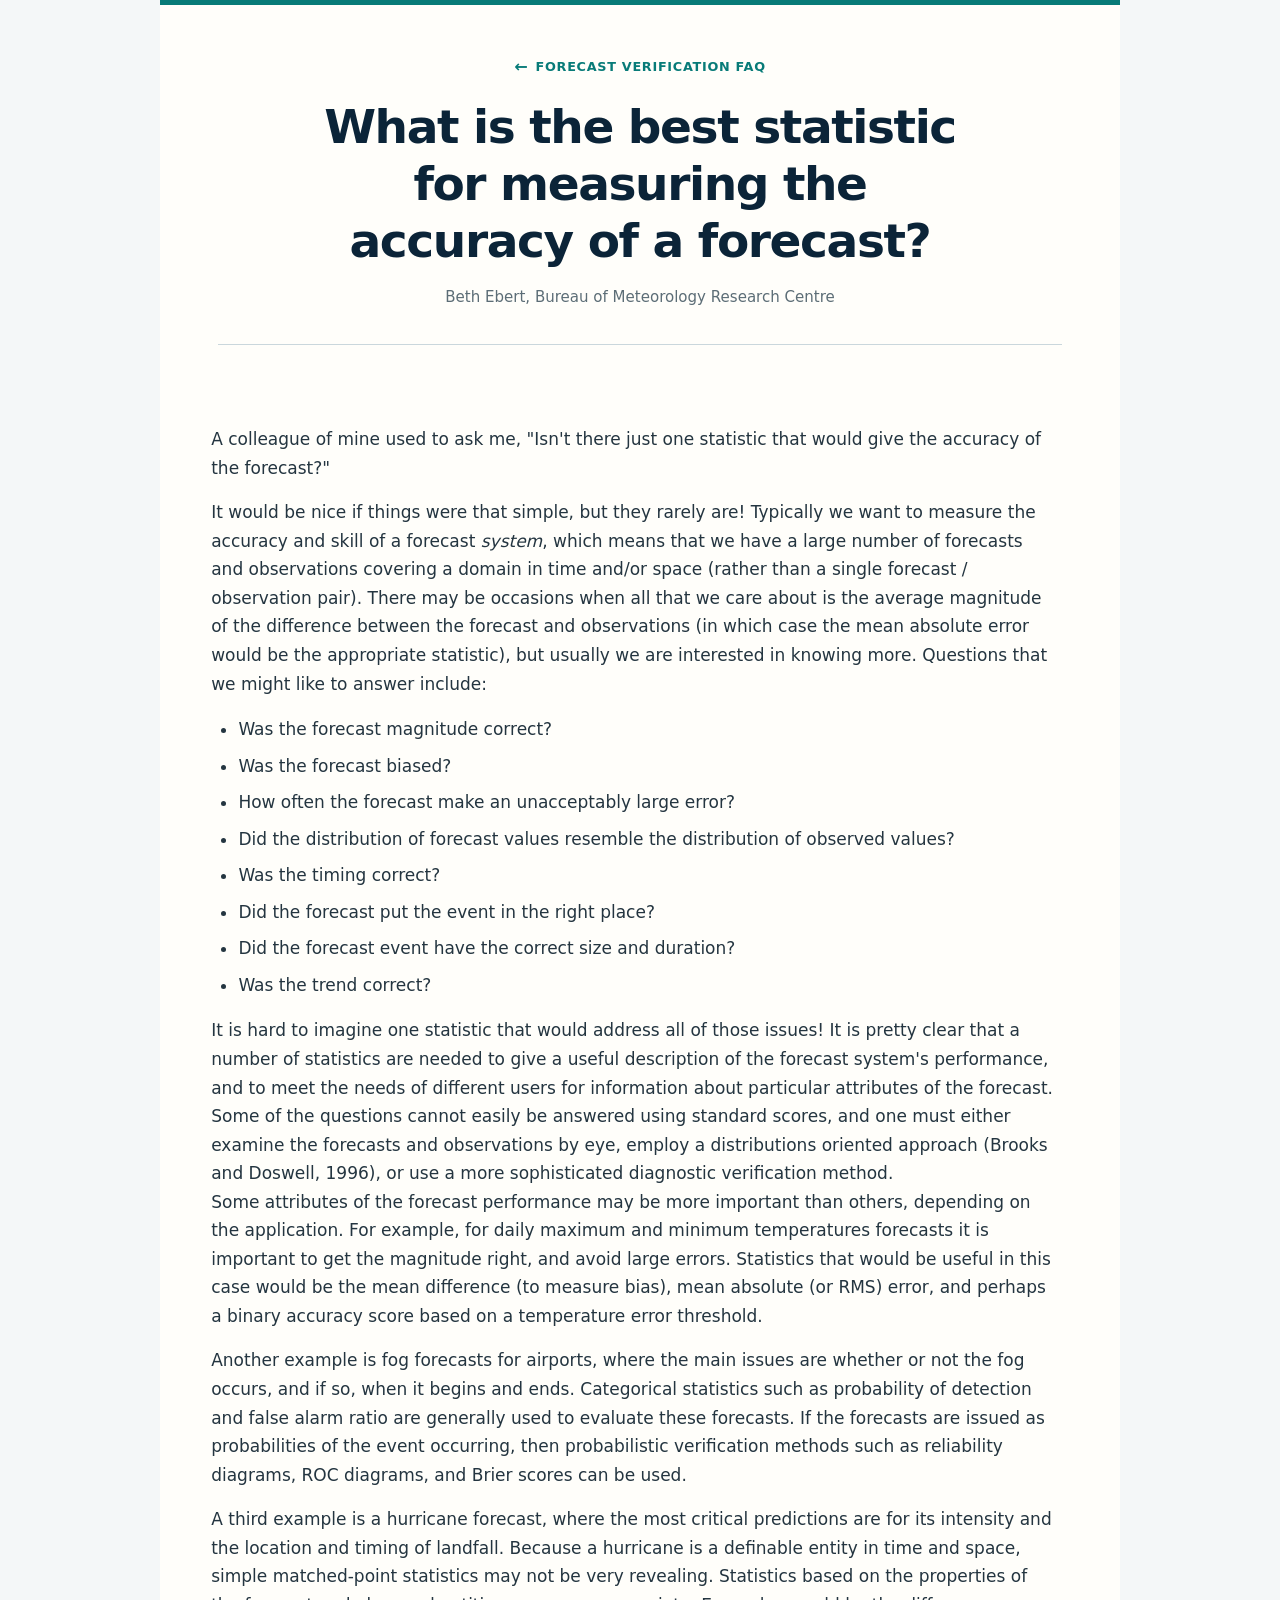
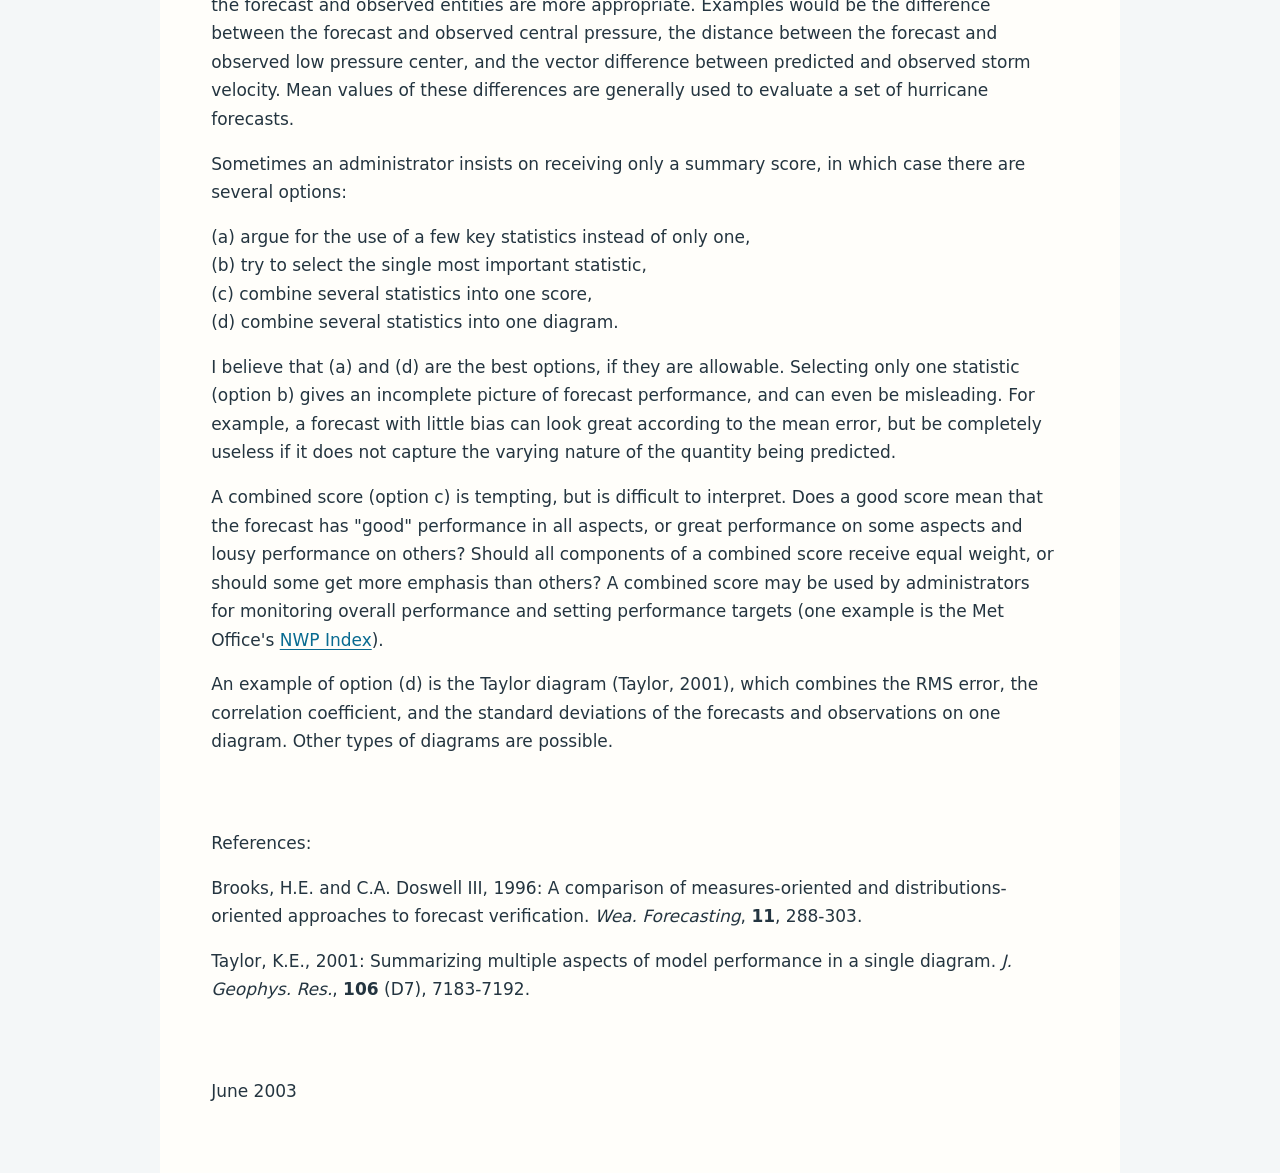
<file: site/BestStatistic.html>
<!doctype html public "-//w3c//dtd html 4.0 transitional//en">
<html>
<head>
   <meta name="viewport" content="width=device-width, initial-scale=1">
   <meta http-equiv="Content-Type" content="text/html; charset=iso-8859-1">
   <meta name="Author" content="Beth Ebert">
   <meta name="GENERATOR" content="Mozilla/4.79 [en] (Windows NT 5.0; U) [Netscape]">
   <title>Best statistic for measuring forecast accuracy</title>
   <link rel = "stylesheet" href="../default.css">
   <link rel = "stylesheet" href="../reference.css">
</head>
<body>

<header class="reference-header">
<a class="reference-breadcrumb" href="../index.html#FAQs">Forecast Verification FAQ</a>
<h1>What is the best statistic for measuring the accuracy of a forecast?</h1>
<p class="reference-byline">Beth Ebert, Bureau of Meteorology Research Centre</p>
</header>

<p><br>A colleague of mine used
to ask me, "Isn't there just one statistic that would give the accuracy
of the forecast?"
<p>It would be nice if things
were that simple, but they rarely are! Typically we want to measure the
accuracy and skill of a forecast <i>system</i>, which means that we have
a large number of forecasts and observations covering a domain in time
and/or space (rather than a single forecast / observation pair). There
may be occasions when all that we care about is the average magnitude of
the difference between the forecast and observations (in which case the
mean absolute error would be the appropriate statistic), but usually we
are interested in knowing more. Questions that we might like to answer
include:
<ul>
<li>
Was the forecast magnitude correct?</li>

<li>
Was the forecast biased?</li>

<li>
How often the forecast make
an unacceptably large error?</li>

<li>
Did the distribution of forecast
values resemble the distribution of observed values?</li>

<li>
Was the timing correct?</li>

<li>
Did the forecast put the event
in the right place?</li>

<li>
Did the forecast event have
the correct size and duration?</li>

<li>
Was the trend correct?</li>
</ul>
It is hard to imagine one statistic
that would address all of those issues! It is pretty clear that a number
of statistics are needed to give a useful description of the forecast system's
performance, and to meet the needs of different users for information about
particular attributes of the forecast. Some of the questions cannot easily
be answered using standard scores, and one must either examine the forecasts
and observations by eye, employ a distributions oriented approach (Brooks
and Doswell, 1996), or use a more sophisticated diagnostic verification
method.
<p>Some attributes of the forecast
performance may be more important than others, depending on the application.
For example, for daily maximum and minimum temperatures forecasts it is
important to get the magnitude right, and avoid large errors. Statistics
that would be useful in this case would be the mean difference (to measure
bias), mean absolute (or RMS) error, and perhaps a binary accuracy score
based on a temperature error threshold.
<p>Another example is fog forecasts
for airports, where the main issues are whether or not the fog occurs,
and if so, when it begins and ends. Categorical statistics such as probability
of detection and false alarm ratio are generally used to evaluate these
forecasts. If the forecasts are issued as probabilities of the event occurring,
then probabilistic verification methods such as reliability diagrams, ROC
diagrams, and Brier scores can be used.
<p>A third example is a hurricane
forecast, where the most critical predictions are for its intensity and
the location and timing of landfall. Because a hurricane is a definable
entity in time and space, simple matched-point statistics may not be very
revealing. Statistics based on the properties of the forecast and observed
entities are more appropriate. Examples would be the difference between
the forecast and observed central pressure, the distance between the forecast
and observed low pressure center, and the vector difference between predicted
and observed storm velocity. Mean values of these differences are generally
used to evaluate a set of hurricane forecasts.
<p>Sometimes an administrator
insists on receiving only a summary score, in which case there are several
options:
<p>(a) argue for the use of
a few key statistics instead of only one,
<br>(b) try to select the single
most important statistic,
<br>(c) combine several statistics
into one score,
<br>(d) combine several statistics
into one diagram.
<p>I believe that (a) and (d)
are the best options, if they are allowable. Selecting only one statistic
(option b) gives an incomplete picture of forecast performance, and can
even be misleading. For example, a forecast with little bias can look great
according to the mean error, but be completely useless if it does not capture
the varying nature of the quantity being predicted.
<p>A combined score (option
c) is tempting, but is difficult to interpret. Does a good score mean that
the forecast has "good" performance in all aspects, or great performance
on some aspects and lousy performance on others? Should all components
of a combined score receive equal weight, or should some get more emphasis
than others? A combined score may be used by administrators for monitoring
overall performance and setting performance targets (one example is the
Met Office's <a href="https://journals.ametsoc.org/view/journals/wefo/20/6/waf872_1.xml">NWP
Index</a>).
<p>An example of option (d)
is the Taylor diagram (Taylor, 2001), which combines the RMS error, the
correlation coefficient, and the standard deviations of the forecasts and
observations on one diagram. Other types of diagrams are possible.
<br>&nbsp;
<br>&nbsp;
<p>References:
<p>Brooks, H.E. and C.A. Doswell
III, 1996: A comparison of measures-oriented and distributions-oriented
approaches to forecast verification. <i>Wea. Forecasting</i>, <b>11</b>, 288-303.
<p>Taylor, K.E., 2001: Summarizing
multiple aspects of model performance in a single diagram. <i>J. Geophys. Res.</i>,
<b>106</b> (D7), 7183-7192.
<br>&nbsp;
<br>&nbsp;
<p>June 2003
</body>
</html>
</file>
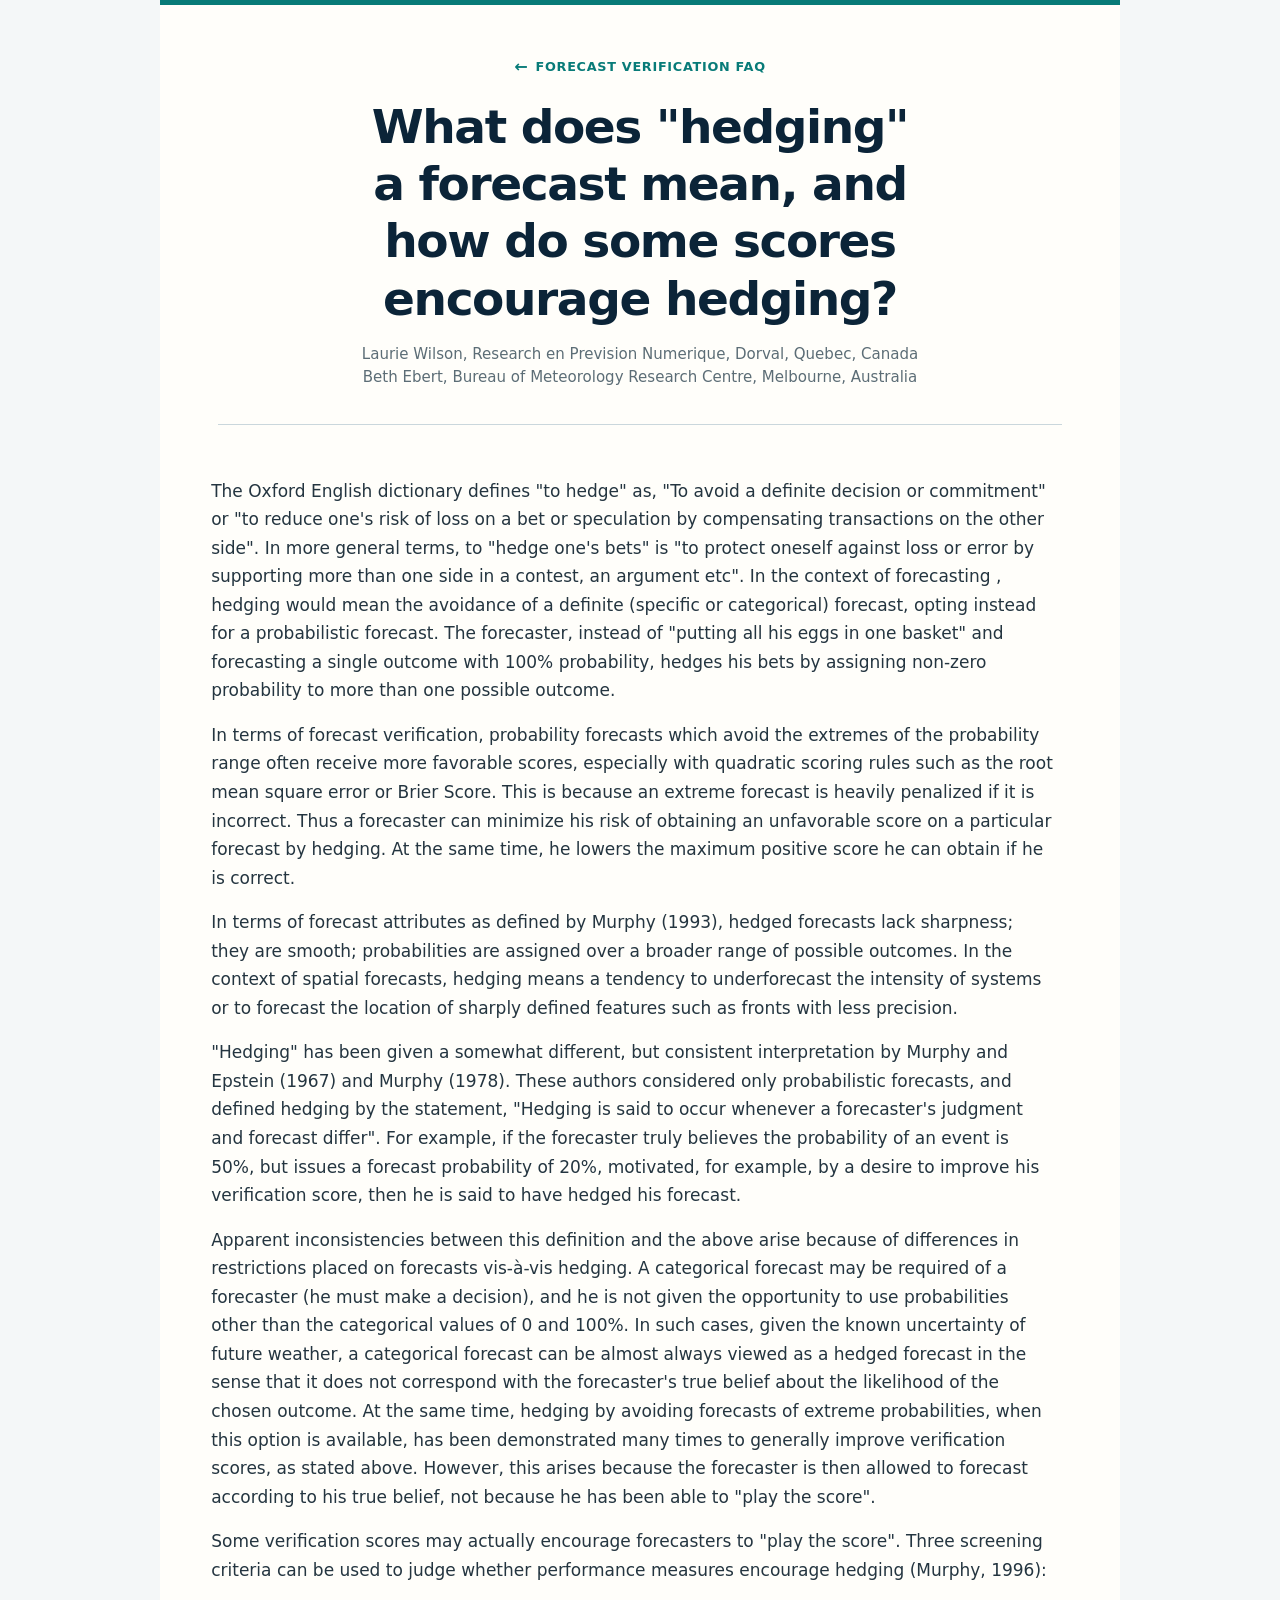
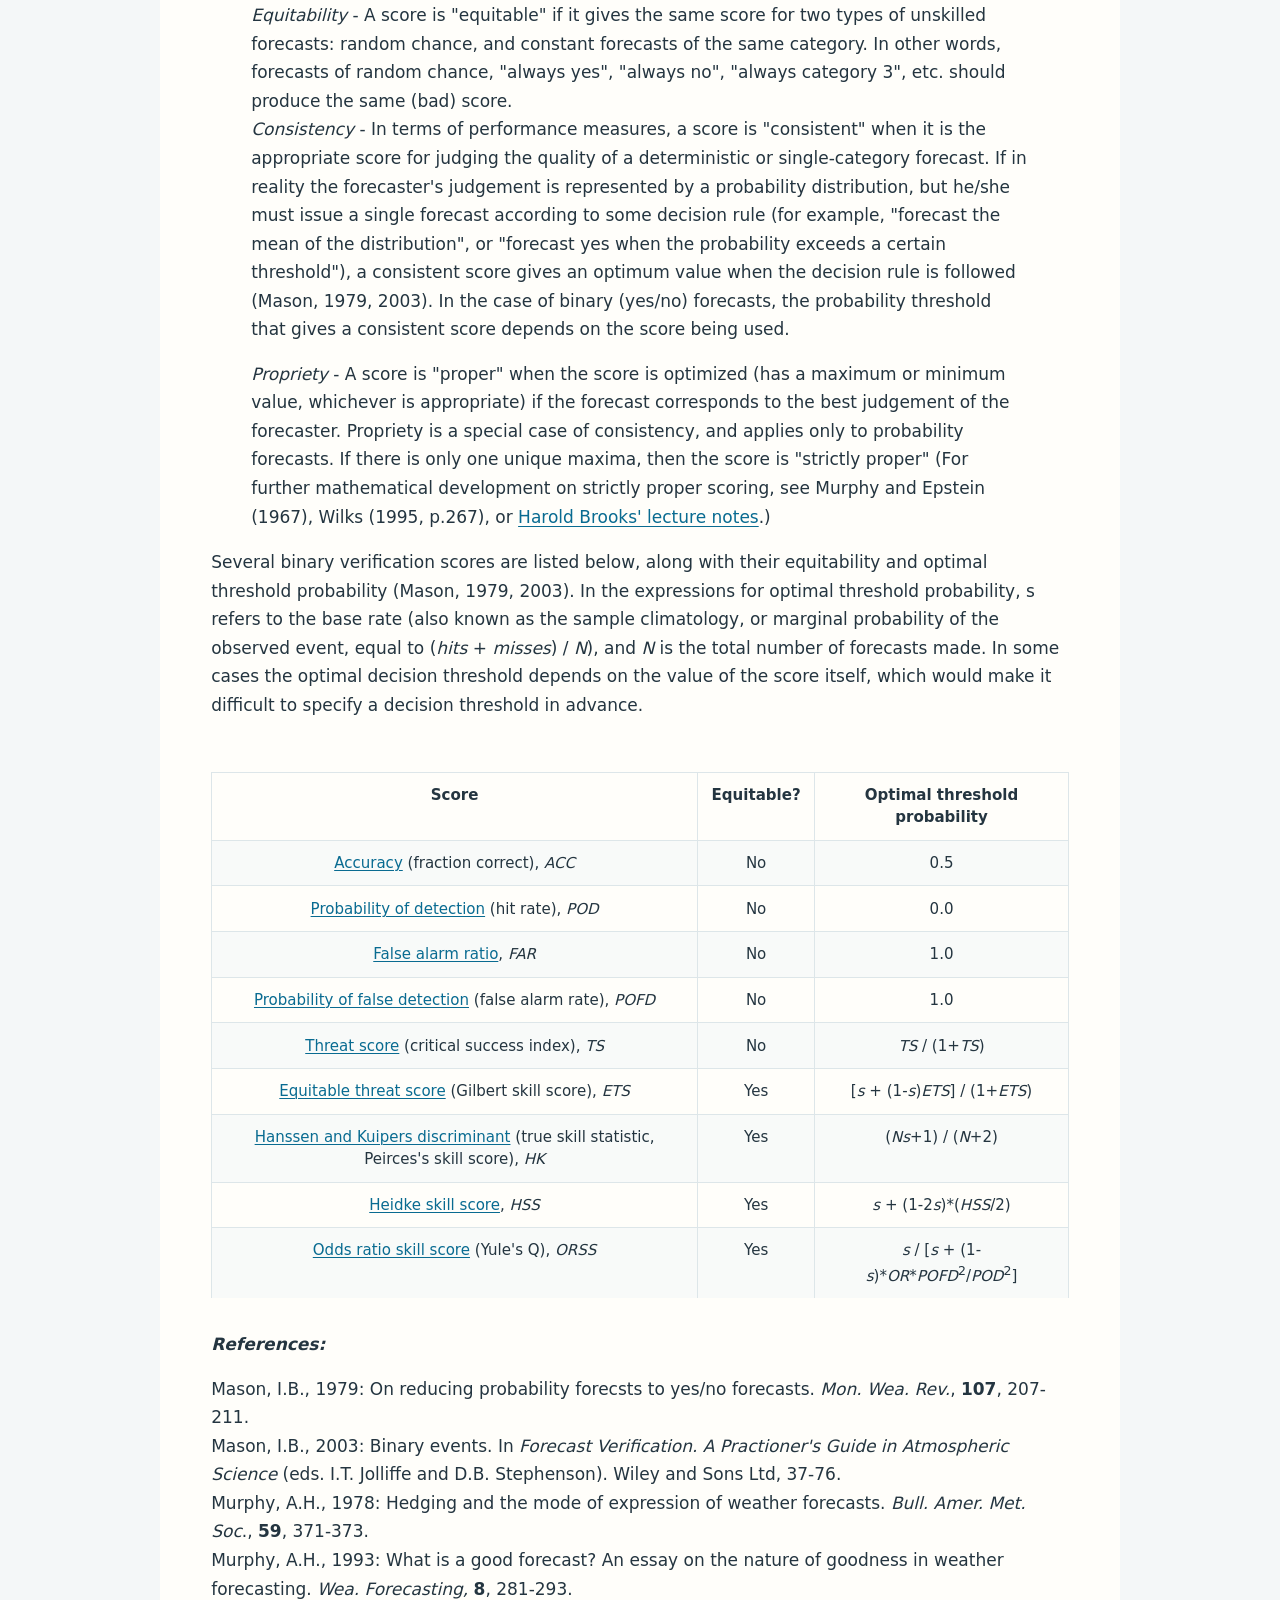
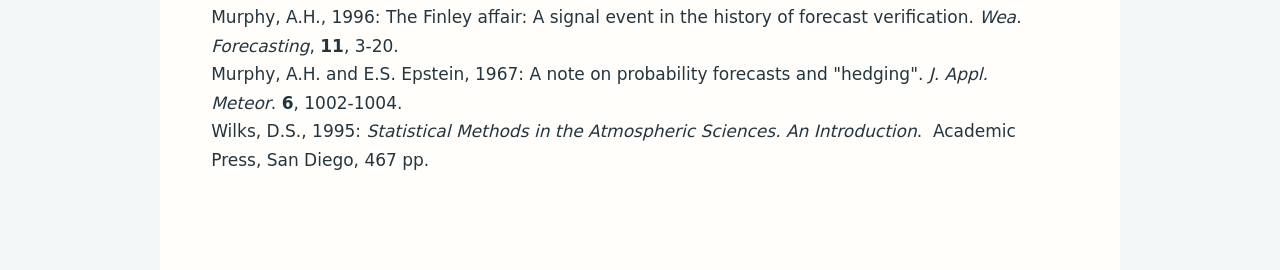
<file: site/FAQ-Hedging2.html>
<!doctype html public "-//w3c//dtd html 4.0 transitional//en">
<html>
<head>
   <meta name="viewport" content="width=device-width, initial-scale=1">
   <meta http-equiv="Content-Type" content="text/html; charset=iso-8859-1">
   <meta name="Generator" content="Microsoft Word 97">
   <meta name="GENERATOR" content="Mozilla/4.79 [en] (Windows NT 5.0; U) [Netscape]">
   <title>What does "hedging" a forecast mean?</title>
   <link rel = "stylesheet" href="../default.css">
   <link rel = "stylesheet" href="../reference.css">
</head>
<body>

<header class="reference-header">
<a class="reference-breadcrumb" href="../index.html#FAQs">Forecast Verification FAQ</a>
<h1>What does "hedging" a forecast mean, and how do some scores encourage hedging?</h1>
<p class="reference-byline">Laurie Wilson, Research en Prevision Numerique, Dorval, Quebec, Canada<br>
Beth Ebert, Bureau of Meteorology Research Centre, Melbourne, Australia</p>
</header>

<p>The Oxford English dictionary defines "to hedge" as, "To avoid a definite
decision or commitment" or "to reduce one's risk of loss on a bet or speculation
by compensating transactions on the other side". In more general terms,
to "hedge one's bets" is "to protect oneself against loss or error by supporting
more than one side in a contest, an argument etc". In the context of forecasting
, hedging would mean the avoidance of a definite (specific or categorical)
forecast, opting instead for a probabilistic forecast. The forecaster,
instead of "putting all his eggs in one basket" and forecasting a single
outcome with 100% probability, hedges his bets by assigning non-zero probability
to more than one possible outcome.
<p>In terms of forecast verification, probability forecasts which avoid
the extremes of the probability range often receive more favorable scores,
especially with quadratic scoring rules such as the root mean square error
or Brier Score. This is because an extreme forecast is heavily penalized
if it is incorrect. Thus a forecaster can minimize his risk of obtaining
an unfavorable score on a particular forecast by hedging. At the same time,
he lowers the maximum positive score he can obtain if he is correct.
<p>In terms of forecast attributes as defined by Murphy (1993), hedged
forecasts lack sharpness; they are smooth; probabilities are assigned over
a broader range of possible outcomes. In the context of spatial forecasts,
hedging means a tendency to underforecast the intensity of systems or to
forecast the location of sharply defined features such as fronts with less
precision.
<p>"Hedging" has been given a somewhat different, but consistent interpretation
by Murphy and Epstein (1967) and Murphy (1978). These authors considered
only probabilistic forecasts, and defined hedging by the statement, "Hedging
is said to occur whenever a forecaster's judgment and forecast differ".
For example, if the forecaster truly believes the probability of an event
is 50%, but issues a forecast probability of 20%, motivated, for example,
by a desire to improve his verification score, then he is said to have
hedged his forecast.
<p>Apparent inconsistencies between this definition and the above arise
because of differences in restrictions placed on forecasts vis-&agrave;-vis
hedging. A categorical forecast may be required of a forecaster (he must
make a decision), and he is not given the opportunity to use probabilities
other than the categorical values of 0 and 100%. In such cases, given the
known uncertainty of future weather, a categorical forecast can be almost
always viewed as a hedged forecast in the sense that it does not correspond
with the forecaster's true belief about the likelihood of the chosen outcome.
At the same time, hedging by avoiding forecasts of extreme probabilities,
when this option is available, has been demonstrated many times to generally
improve verification scores, as stated above. However, this arises because
the forecaster is then allowed to forecast according to his true belief,
not because he has been able to "play the score".
<p>Some verification scores may actually encourage forecasters to "play
the score". Three screening criteria can be used to judge whether performance
measures encourage hedging (Murphy, 1996):
<blockquote><i>Equitability</i> - A score is "equitable" if it gives the
same score for two types of unskilled forecasts: random chance, and constant
forecasts of the same category. In other words, forecasts of random chance,
"always yes", "always no", "always category 3", etc. should produce the
same (bad) score.
<p><i>Consistency</i> - In terms of performance measures, a score is "consistent"
when it is the appropriate score for judging the quality of a deterministic
or single-category forecast. If in reality the forecaster's judgement is
represented by a probability distribution, but he/she must issue a single
forecast according to some decision rule (for example, "forecast the mean
of the distribution", or "forecast yes when the probability exceeds a certain
threshold"), a consistent score gives an optimum value when the decision
rule is followed (Mason, 1979, 2003). In the case of binary (yes/no) forecasts,
the probability threshold that gives a consistent score depends on the
score being used.
<p><i>Propriety</i> - A score is "proper" when the score is optimized (has
a maximum or minimum value, whichever is appropriate) if the forecast corresponds
to the best judgement of the forecaster. Propriety is a special case of
consistency, and applies only to probability forecasts. If there is only
one unique maxima, then the score is "strictly proper" (For further mathematical
development on strictly proper scoring, see Murphy and Epstein (1967),
Wilks (1995, p.267), or <a href="http://www.nssl.noaa.gov/users/brooks/public_html/feda/note/properscoring.html">Harold
Brooks' lecture notes</a>.)</blockquote>
Several binary verification scores are listed below, along with their equitability
and optimal threshold probability (Mason, 1979, 2003). In the expressions
for optimal threshold probability, s refers to the base rate (also known
as the sample climatology, or marginal probability of the observed event,
equal to (<i>hits</i> + <i>misses</i>) / <i>N</i>), and <i>N</i> is the
total number of forecasts made. In some cases the optimal decision threshold
depends on the value of the score itself, which would make it difficult
to specify a decision threshold in advance.
<br>&nbsp;
<!-- <table BORDER > -->
<table>
<tr>
<td><b>Score</b></td>

<td><b>Equitable?</b></td>

<td>
<center><b>Optimal threshold probability</b></center>
</td>
</tr>

<tr>
<td><a href="../index.html#ACC">Accuracy</a> (fraction correct),
<i>ACC</i></td>

<td>
<center>No</center>
</td>

<td>
<center>0.5</center>
</td>
</tr>

<tr>
<td><a href="../index.html#POD">Probability of detection</a> (hit
rate), <i>POD</i></td>

<td>
<center>No</center>
</td>

<td>
<center>0.0</center>
</td>
</tr>

<tr>
<td><a href="../index.html#FAR">False alarm ratio</a>, <i>FAR</i></td>

<td>
<center>No</center>
</td>

<td>
<center>1.0</center>
</td>
</tr>

<tr>
<td><a href="../index.html#POFD">Probability of false detection</a>
(false alarm rate), <i>POFD</i></td>

<td>
<center>No</center>
</td>

<td>
<center>1.0</center>
</td>
</tr>

<tr>
<td><a href="../index.html#TS">Threat score</a> (critical success
index), <i>TS</i></td>

<td>
<center>No</center>
</td>

<td>
<center><i>TS</i> / (1+<i>TS</i>)</center>
</td>
</tr>

<tr>
<td><a href="../index.html#ETS">Equitable threat score</a> (Gilbert
skill score), <i>ETS</i></td>

<td>
<center>Yes</center>
</td>

<td>
<center>[<i>s</i> + (1-<i>s</i>)<i>ETS</i>] / (1+<i>ETS</i>)</center>
</td>
</tr>

<tr>
<td><a href="../index.html#HK">Hanssen and Kuipers discriminant</a>
(true skill statistic, Peirces's skill score), <i>HK</i></td>

<td>
<center>Yes</center>
</td>

<td>
<center>(<i>Ns</i>+1) / (<i>N</i>+2)</center>
</td>
</tr>

<tr>
<td><a href="../index.html#HSS">Heidke skill score</a>, <i>HSS</i></td>

<td>
<center>Yes</center>
</td>

<td>
<center><i>s</i> + (1-2<i>s</i>)*(<i>HSS</i>/2)</center>
</td>
</tr>

<tr>
<td><a href="../index.html#ORSS">Odds ratio skill score</a> (Yule's
Q), <i>ORSS</i></td>

<td>
<center>Yes</center>
</td>

<td>
<center><i>s</i> / [<i>s</i> + (1-<i>s</i>)*<i>OR</i>*<i>POFD</i><sup>2</sup>/<i>POD</i><sup>2</sup>]</center>
</td>
</tr>
</table>

<p><b><i><font face="Arial">References:</font></i></b>
<p>Mason, I.B., 1979: On reducing probability forecsts to yes/no forecasts.
<i>Mon. Wea. Rev.</i>, <b>107</b>, 207-211.
<br>Mason, I.B., 2003: Binary events. In <i>Forecast Verification. A Practioner's
Guide in Atmospheric Science</i> (eds. I.T. Jolliffe and D.B. Stephenson).
Wiley and Sons Ltd, 37-76.
<br>Murphy, A.H., 1978: Hedging and the mode of expression of weather forecasts.
<i>Bull. Amer. Met. Soc</i>., <b>59</b>, 371-373.
<br>Murphy, A.H., 1993: What is a good forecast? An essay on the nature
of goodness in weather forecasting. <i>Wea. Forecasting,</i> <b>8</b>, 281-293.
<br>Murphy, A.H., 1996: The Finley affair: A signal event in the history
of forecast verification. <i>Wea. Forecasting</i>, <b>11</b>, 3-20.
<br>Murphy, A.H. and E.S. Epstein, 1967: A note on probability forecasts
and "hedging". <i>J. Appl. Meteor</i>. <b>6</b>, 1002-1004.
<br>Wilks, D.S., 1995: <i>Statistical Methods in the Atmospheric Sciences.
An Introduction</i>.&nbsp; Academic Press, San Diego, 467 pp.
<br>&nbsp;
</body>
</html>
</file>
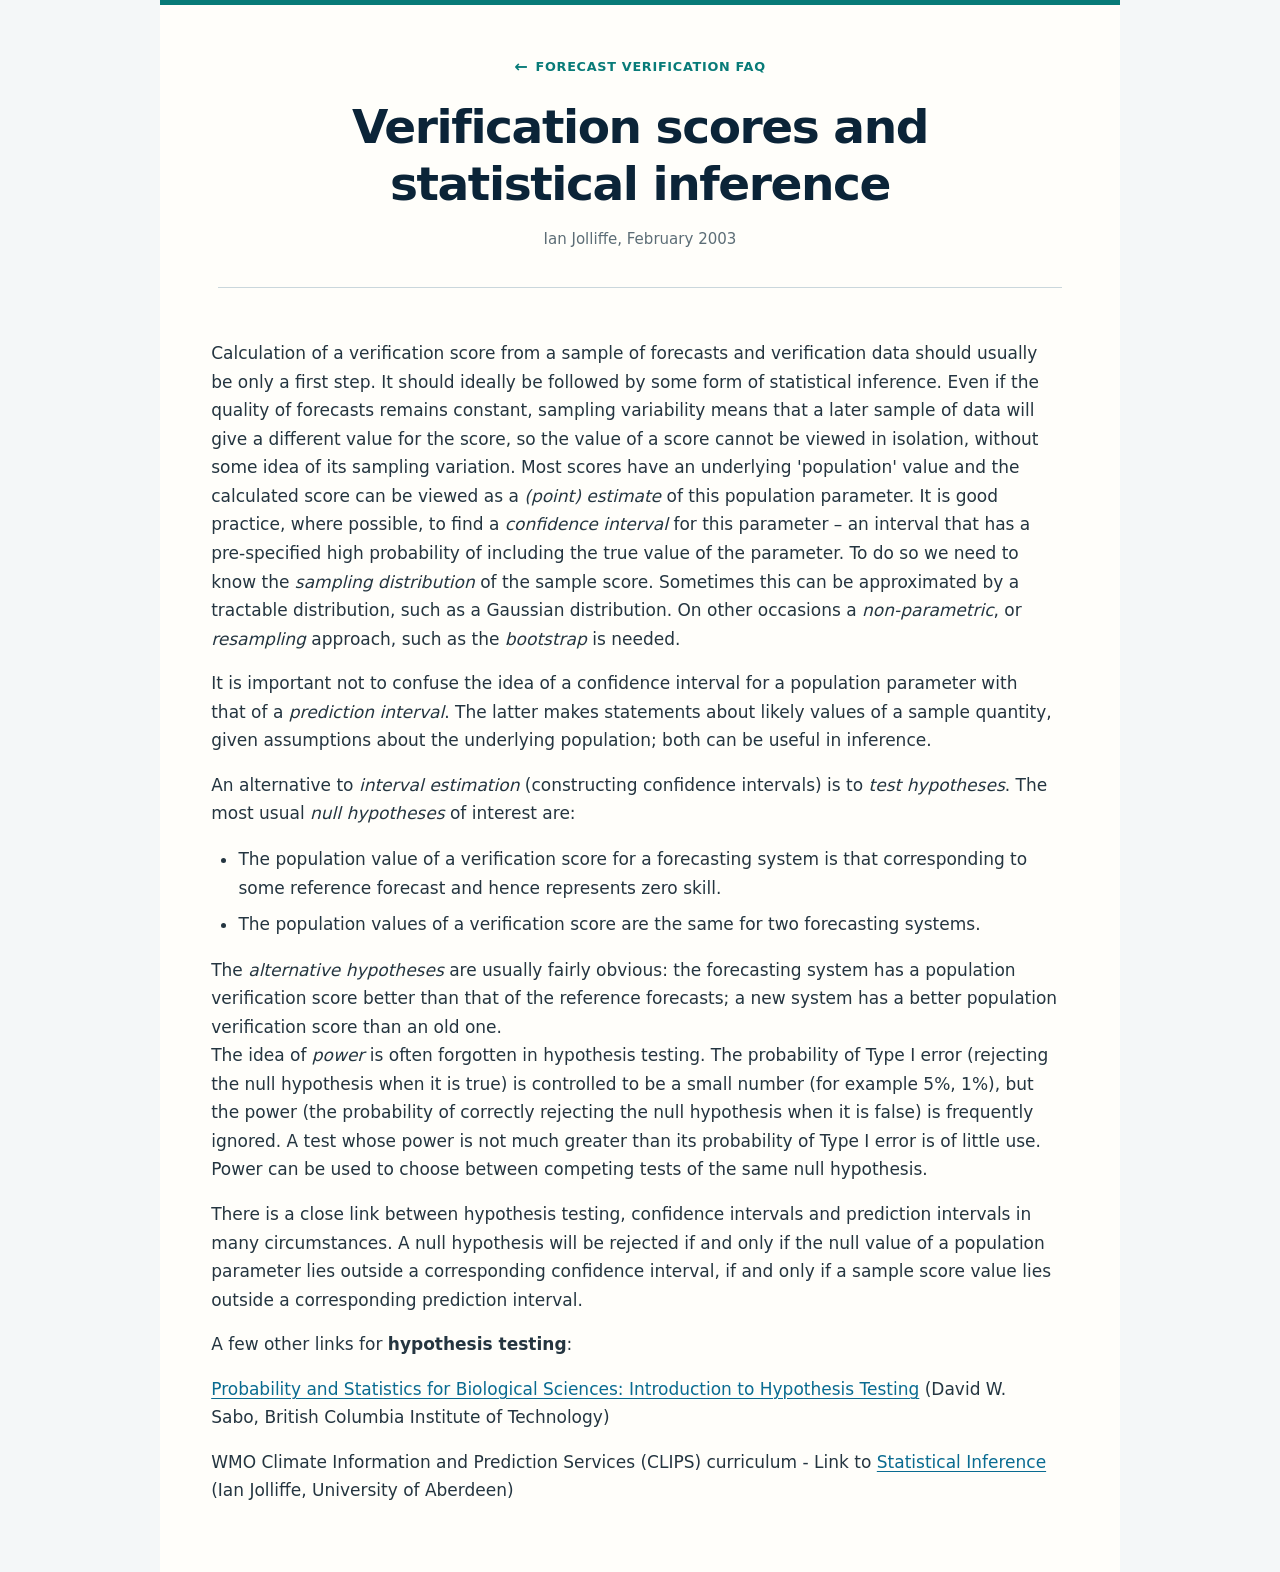
<file: site/Inference.html>
<!doctype html public "-//w3c//dtd html 4.0 transitional//en">
<html>
<head>
<meta name="viewport" content="width=device-width, initial-scale=1">
   <meta http-equiv="Content-Type" content="text/html; charset=iso-8859-1">
   <meta name="Generator" content="Microsoft Word 97">
   <meta name="GENERATOR" content="Mozilla/4.79 [en] (Windows NT 5.0; U) [Netscape]">
   <title>Verification scores and statistical inference</title>
   <link rel = "stylesheet" href="../default.css">
   <link rel = "stylesheet" href="../reference.css">
</head>
<body>
<header class="reference-header">
<a class="reference-breadcrumb" href="../index.html#FAQs">Forecast Verification FAQ</a>
<h1>Verification scores and statistical inference</h1>
<p class="reference-byline">Ian Jolliffe, February 2003</p>
</header>
<p>Calculation of a verification score from a sample of forecasts and verification
data should usually be only a first step. It should ideally be followed
by some form of statistical inference. Even if the quality of forecasts
remains constant, sampling variability means that a later sample of data
will give a different value for the score, so the value of a score cannot
be viewed in isolation, without some idea of its sampling variation. Most
scores have an underlying 'population' value and the calculated score can
be viewed as a <i>(point) estimate</i> of this population parameter. It
is good practice, where possible, to find a <i>confidence interval</i>
for this parameter � an interval that has a pre-specified high probability
of including the true value of the parameter. To do so we need to know
the <i>sampling distribution</i> of the sample score. Sometimes this can
be approximated by a tractable distribution, such as a Gaussian distribution.
On other occasions a <i>non-parametric</i>, or <i>resampling </i>approach,
such as the <i>bootstrap</i> is needed.
<p>It is important not to confuse the idea of a confidence interval for
a population parameter with that of a <i>prediction interval</i>. The latter
makes statements about likely values of a sample quantity, given assumptions
about the underlying population; both can be useful in inference.
<p>An alternative to <i>interval estimation</i> (constructing confidence
intervals) is to <i>test hypotheses</i>. The most usual <i>null hypotheses</i>
of interest are:
<ul>
<li>
The population value of a verification score for a forecasting system is
that corresponding to some reference forecast and hence represents zero
skill.</li>

<li>
The population values of a verification score are the same for two forecasting
systems.</li>
</ul>
The <i>alternative hypotheses</i> are usually fairly obvious: the forecasting
system has a population verification score better than that of the reference
forecasts; a new system has a better population verification score than
an old one.
<p>The idea of <i>power</i> is often forgotten in hypothesis testing. The
probability of Type I error (rejecting the null hypothesis when it is true)
is controlled to be a small number (for example 5%, 1%), but the power
(the probability of correctly rejecting the null hypothesis when it is
false) is frequently ignored. A test whose power is not much greater than
its probability of Type I error is of little use. Power can be used to
choose between competing tests of the same null hypothesis.
<p>There is a close link between hypothesis testing, confidence intervals
and prediction intervals in many circumstances. A null hypothesis will
be rejected if and only if the null value of a population parameter lies
outside a corresponding confidence interval, if and only if a sample score
value lies outside a corresponding prediction interval.
<p>A few other links for <b>hypothesis testing</b>:
<p><a href="http://www.math.bcit.ca/faculty/david_sabo/apples/math2441/section9/inthyptest/introhyptest.htm">Probability
and Statistics for Biological Sciences: Introduction to Hypothesis Testing</a>
(David W. Sabo, British Columbia Institute of Technology)
<p>WMO Climate Information and Prediction Services (CLIPS) curriculum -
Link to <a href="http://www.wmo.ch/web/wcp/clips_curriculum/clips_curriculum.htm">Statistical
Inference</a> (Ian Jolliffe, University of Aberdeen)
</body>
</html>
</file>
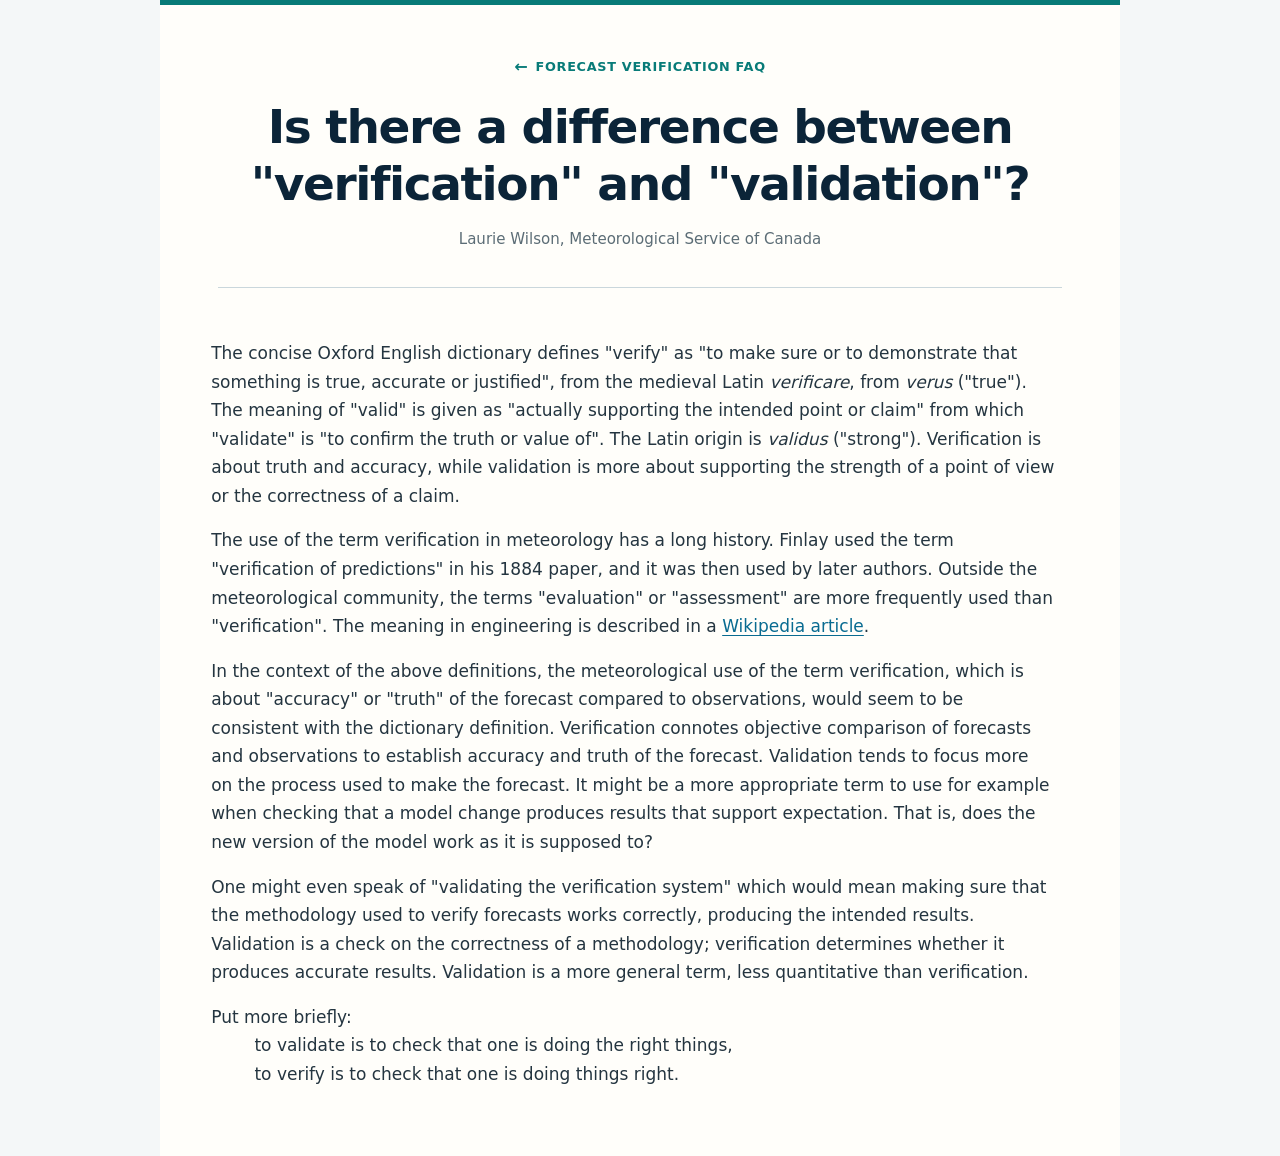
<file: site/VerificationValidation.html>
<!doctype html public "-//w3c//dtd html 4.0 transitional//en">
<html>
<head>
   <meta name="viewport" content="width=device-width, initial-scale=1">
   <meta http-equiv="Content-Type" content="text/html; charset=iso-8859-1">
   <meta name="Author" content="Beth Ebert">
   <meta name="GENERATOR" content="Mozilla/4.79 [en] (Windows NT 5.0; U) [Netscape]">
   <title>Verification and validation</title>
   <link rel = "stylesheet" href="../default.css">
   <link rel = "stylesheet" href="../reference.css">
</head>
<body>

<header class="reference-header">
<a class="reference-breadcrumb" href="../index.html#FAQs">Forecast Verification FAQ</a>
<h1>Is there a difference between "verification" and "validation"?</h1>
<p class="reference-byline">Laurie Wilson, Meteorological Service of Canada</p>
</header>
<p>
The concise Oxford English dictionary defines "verify" as "to make sure or to demonstrate that 
something is true, accurate or justified", from the medieval Latin <i>verificare</i>, from <i>verus</i> ("true").  
The meaning of "valid" is given as "actually supporting the intended point or claim" from which 
"validate" is "to confirm the truth or value of".  The Latin origin is <i>validus</i> ("strong").  
Verification is about truth and accuracy, while validation is more about supporting the strength 
of a point of view or the correctness of a claim.
<p>
The use of the term verification in meteorology has a long history.  Finlay used the term 
"verification of predictions" in his 1884 paper, and it was then used by later authors. 
Outside the meteorological community, the terms "evaluation" or "assessment" are more 
frequently used than "verification". The meaning in engineering is described in a 
<a href="http://en.wikipedia.org/wiki/Verification_and_validation">
Wikipedia article</a>. 
<p>
In the context of the above definitions, the meteorological use of the term verification, 
which is about "accuracy" or "truth" of the forecast compared to observations, would seem 
to be consistent with the dictionary definition. Verification connotes objective comparison 
of forecasts and observations to establish accuracy and truth of the forecast. Validation 
tends to focus more on the process used to make the forecast. It might be a more appropriate 
term to use for example when checking that a model change produces results that support 
expectation.  That is, does the new version of the model work as it is supposed to? 
<p>
One might even speak of "validating the verification system" which would mean making sure 
that the methodology used to verify forecasts works correctly, producing the intended results.  
Validation is a check on the correctness of a methodology; verification determines whether 
it produces accurate results.  Validation is a more general term, less quantitative than verification.  
<p>
Put more briefly:<br>
&nbsp;&nbsp;&nbsp;&nbsp;&nbsp;&nbsp;&nbsp; to validate is to check that one is doing the right things,<br>
&nbsp;&nbsp;&nbsp;&nbsp;&nbsp;&nbsp;&nbsp; to verify is to check that one is doing things right.
</body>
</html>
</file>
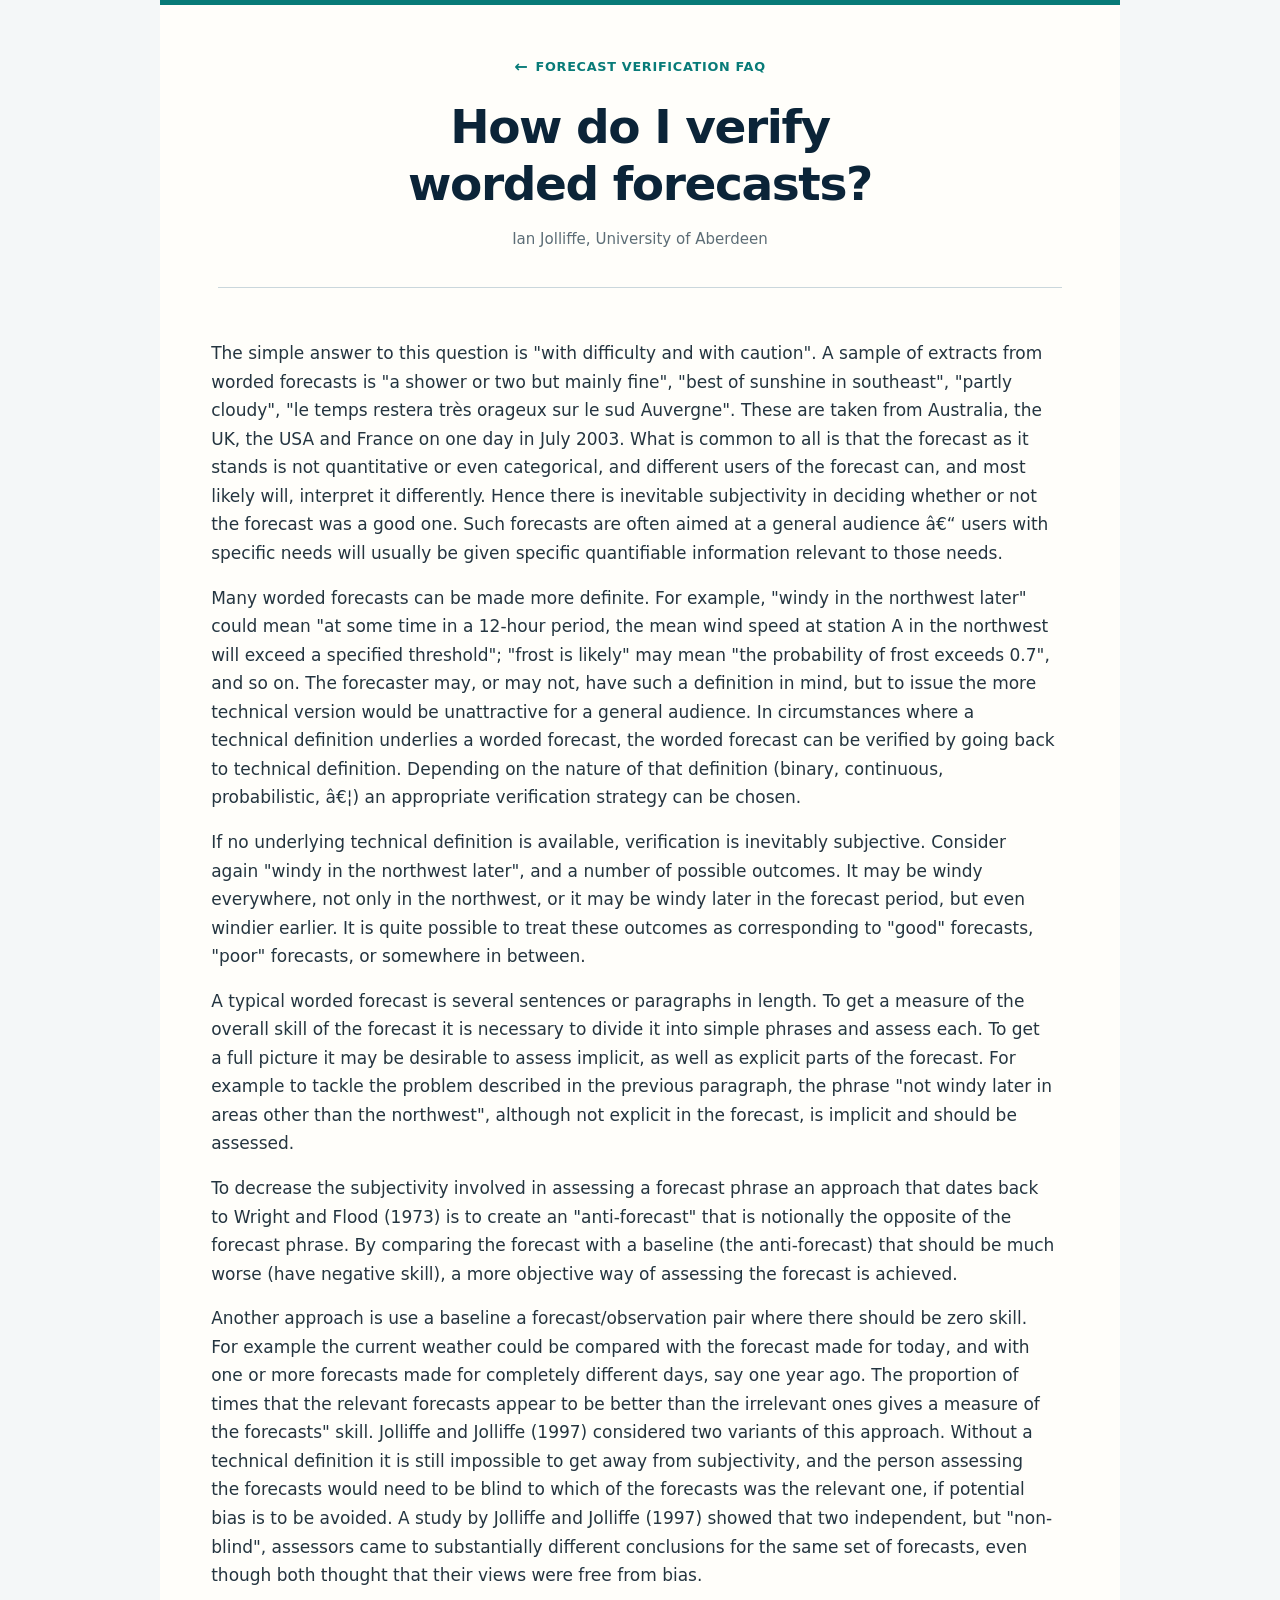
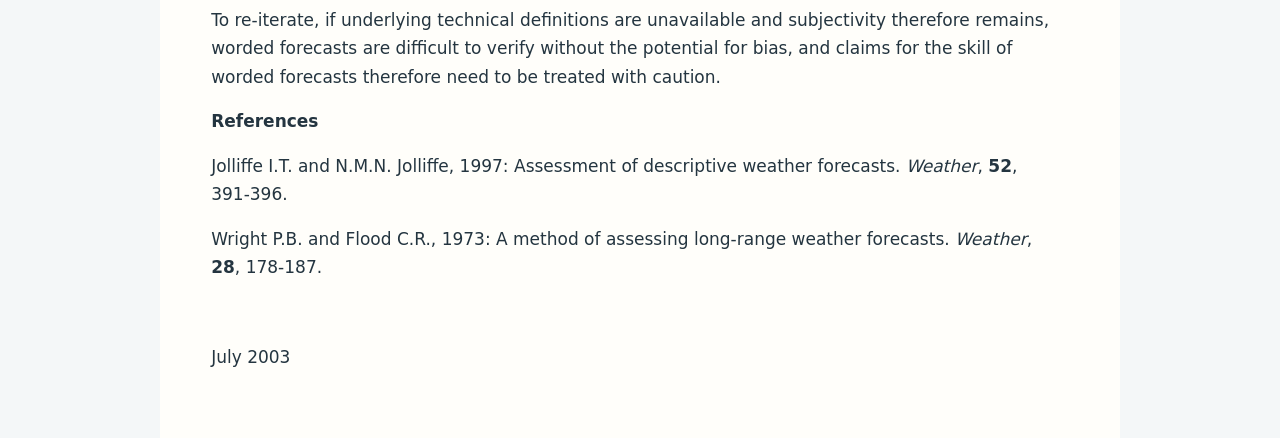
<file: site/WordedForecasts.html>
<HTML>
<HEAD>
<META NAME="viewport" CONTENT="width=device-width, initial-scale=1">
<META HTTP-EQUIV="Content-Type" CONTENT="text/html; charset=windows-1252">
<META NAME="Generator" CONTENT="Microsoft Word 97">
<TITLE>How do I verify worded forecasts</TITLE>
<META NAME="Template" CONTENT="C:\Program Files\Microsoft Office\Office\html.dot">
<link rel = "stylesheet" href="../default.css">
<link rel = "stylesheet" href="../reference.css">
</HEAD>
<BODY LINK="#0000ff" VLINK="#800080">

<header class="reference-header">
<a class="reference-breadcrumb" href="../index.html#FAQs">Forecast Verification FAQ</a>
<h1>How do I verify worded forecasts?</h1>
<p class="reference-byline">Ian Jolliffe, University of Aberdeen</p>
</header>
<P ALIGN="JUSTIFY">The simple answer to this question is "with difficulty and with caution". A sample of
extracts from worded forecasts is "a shower or two but mainly fine", "best of sunshine in southeast", 
"partly cloudy", "le temps restera tr&egrave;s orageux sur le sud Auvergne". These are taken from Australia, 
the UK, the USA and France on one day in July 2003. What is common to all is that the forecast as it stands 
is not quantitative or even categorical, and different users of the forecast can, and most likely will, 
interpret it differently. Hence there is inevitable subjectivity in deciding whether or not the forecast 
was a good one. Such forecasts are often aimed at a general audience – users with specific needs will 
usually be given specific quantifiable information relevant to those needs. </P>
<P ALIGN="JUSTIFY">Many worded forecasts can be made more definite. For example, "windy in the northwest later" 
could mean "at some time in a 12-hour period, the mean wind speed at station A in the northwest will exceed a 
specified threshold"; "frost is likely" may mean "the probability of frost exceeds 0.7", and so on. 
The forecaster may, or may not, have such a definition in mind, but to issue the more technical version 
would be unattractive for a general audience. In circumstances where a technical definition underlies a 
worded forecast, the worded forecast can be verified by going back to technical definition. Depending on 
the nature of that definition (binary, continuous, probabilistic, …) an appropriate verification strategy 
can be chosen.</P>
<P ALIGN="JUSTIFY">If no underlying technical definition is available, verification is inevitably subjective. 
Consider again "windy in the northwest later", and a number of possible outcomes. It may be windy everywhere, 
not only in the northwest, or it may be windy later in the forecast period, but even windier earlier. It is 
quite possible to treat these outcomes as corresponding to "good" forecasts, "poor" forecasts, or somewhere 
in between. </P>
<P ALIGN="JUSTIFY">A typical worded forecast is several sentences or paragraphs in length. To get a measure 
of the overall skill of the forecast it is necessary to divide it into simple phrases and assess each. To 
get a full picture it may be desirable to assess implicit, as well as explicit parts of the forecast. For 
example to tackle the problem described in the previous paragraph, the phrase "not windy later in areas 
other than the northwest", although not explicit in the forecast, is implicit and should be assessed. </P>
<P ALIGN="JUSTIFY">To decrease the subjectivity involved in assessing a forecast phrase an approach that 
dates back to Wright and Flood (1973) is to create an "anti-forecast" that is notionally the opposite of 
the forecast phrase. By comparing the forecast with a baseline (the anti-forecast) that should be much worse 
(have negative skill), a more objective way of assessing the forecast is achieved. </P>
<P ALIGN="JUSTIFY">Another approach is use a baseline a forecast/observation pair where there should be 
zero skill. For example the current weather could be compared with the forecast made for today, and with 
one or more forecasts made for completely different days, say one year ago. The proportion of times that 
the relevant forecasts appear to be better than the irrelevant ones gives a measure of the forecasts" skill. 
Jolliffe and Jolliffe (1997) considered two variants of this approach. Without a technical definition it is 
still impossible to get away from subjectivity, and the person assessing the forecasts would need to be blind 
to which of the forecasts was the relevant one, if potential bias is to be avoided. A study by Jolliffe 
and Jolliffe (1997) showed that two independent, but "non-blind", assessors came to substantially different 
conclusions for the same set of forecasts, even though both thought that their views were free from bias. </P>
<P ALIGN="JUSTIFY">To re-iterate, if underlying technical definitions are unavailable and subjectivity 
therefore remains, worded forecasts are difficult to verify without the potential for bias, and claims 
for the skill of worded forecasts therefore need to be treated with caution.</P>
<B><P ALIGN="JUSTIFY">References</P>
</B><P ALIGN="JUSTIFY">Jolliffe I.T. and N.M.N. Jolliffe, 1997: Assessment of descriptive weather forecasts. 
<I>Weather</I>, <B>52</B>, 391-396.</P>
<P ALIGN="JUSTIFY">Wright P.B. and Flood C.R., 1973: A method of assessing long-range weather forecasts. 
<I>Weather</I>, <B>28</B>, 178-187.</P>
<P ALIGN="JUSTIFY">&nbsp;</P>
<P ALIGN="JUSTIFY">July 2003</P></BODY>
</HTML>
</file>
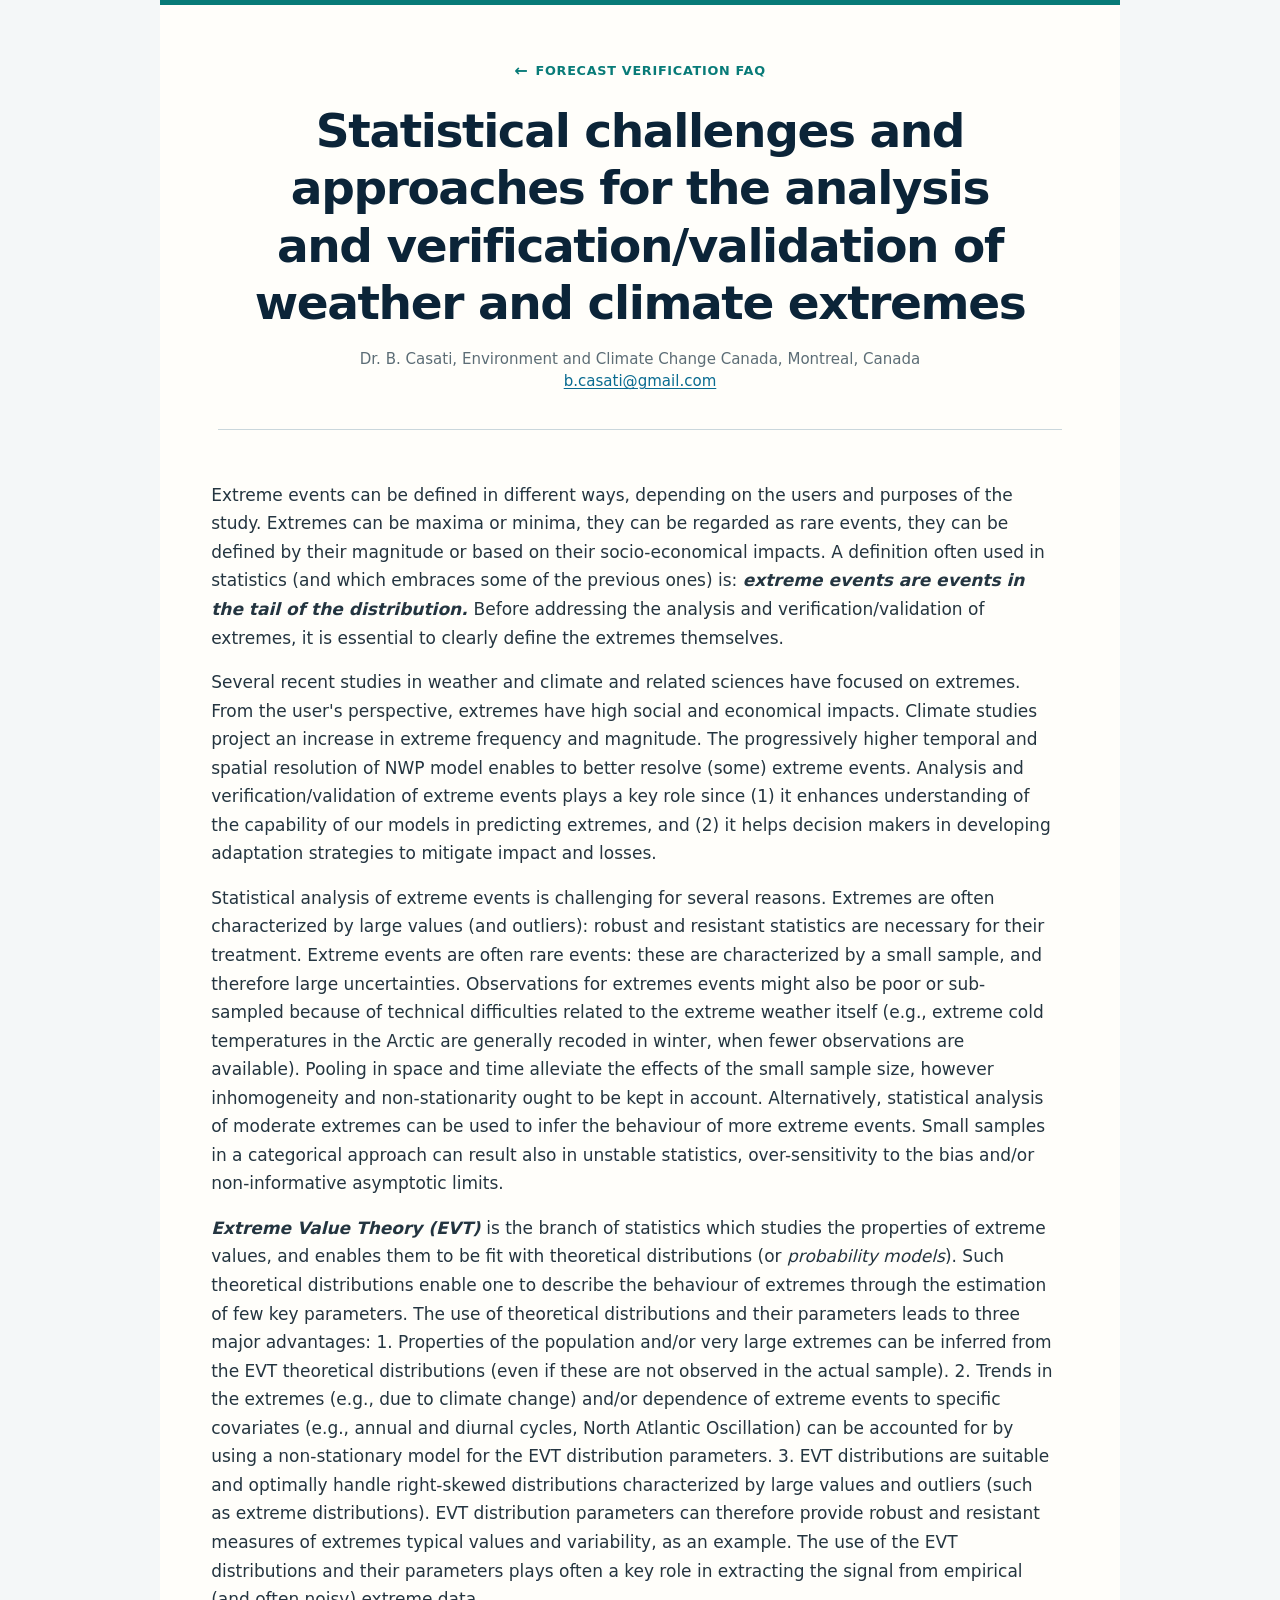
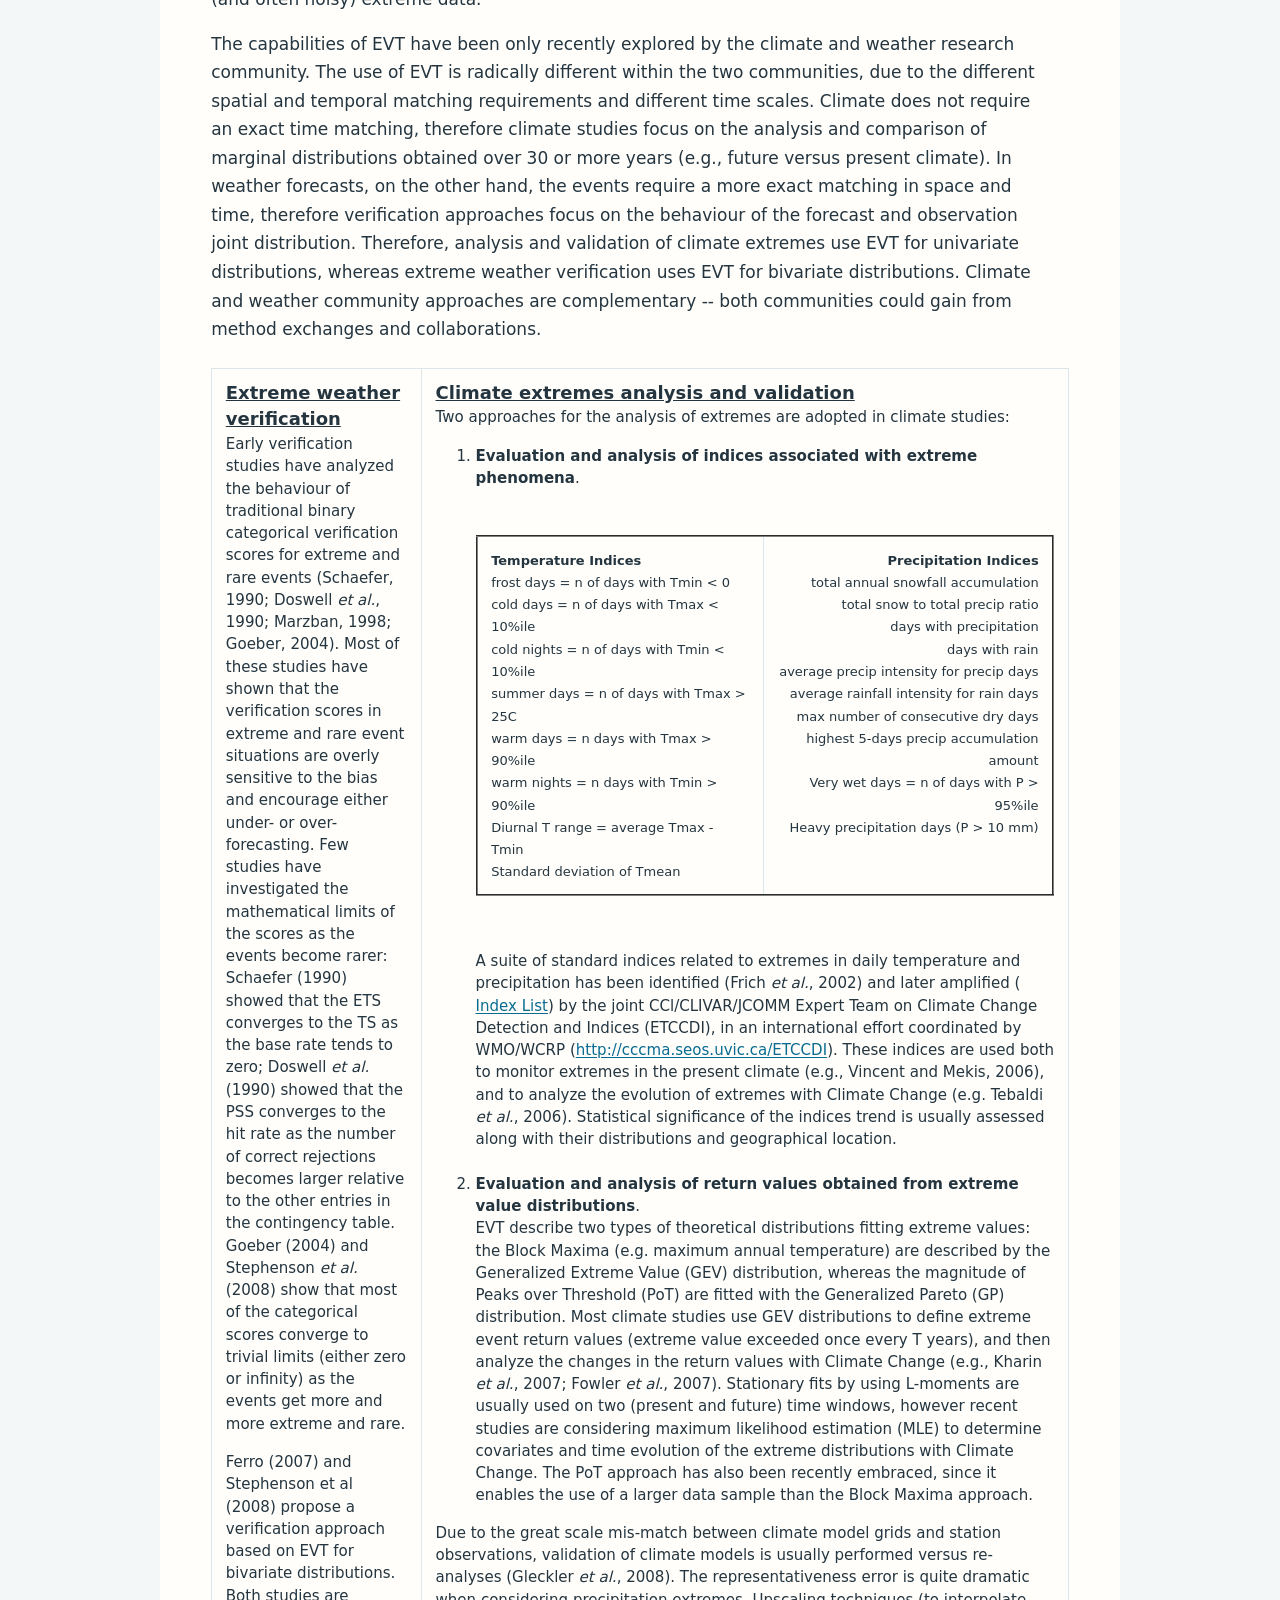
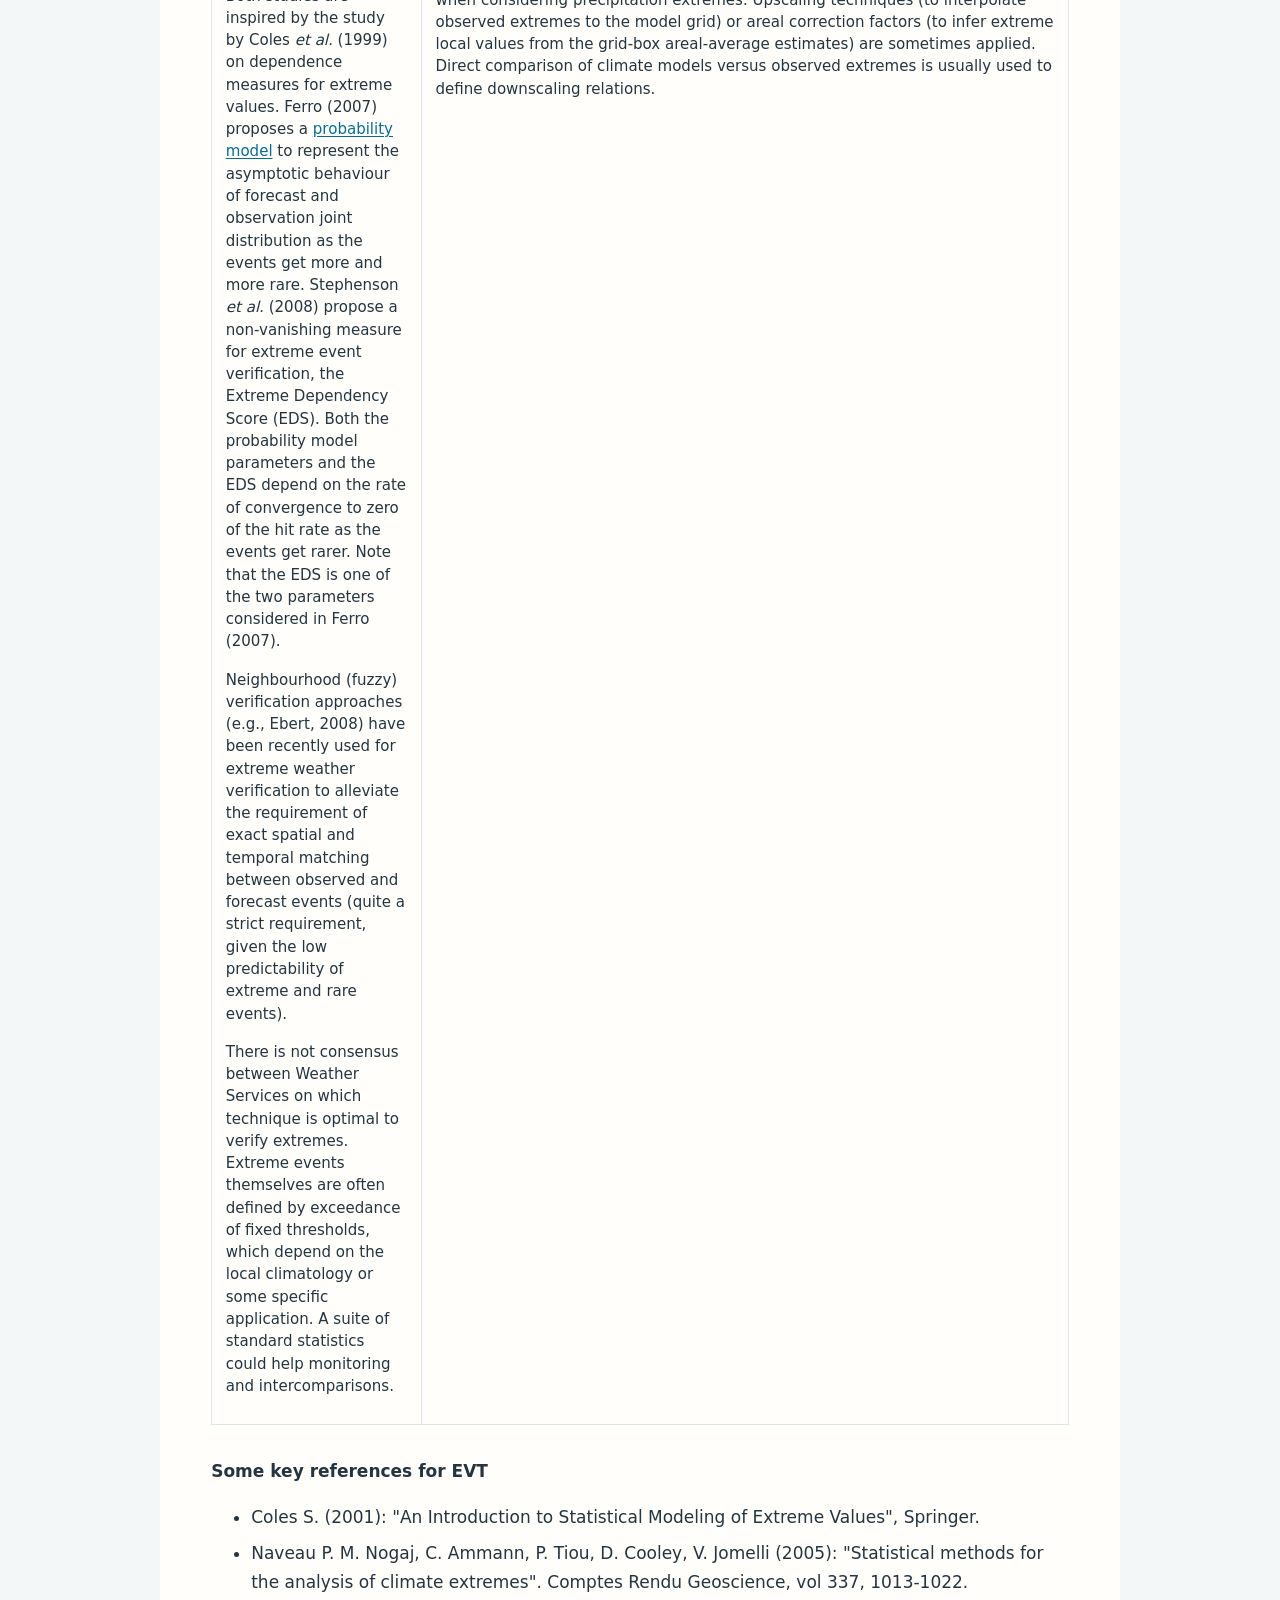
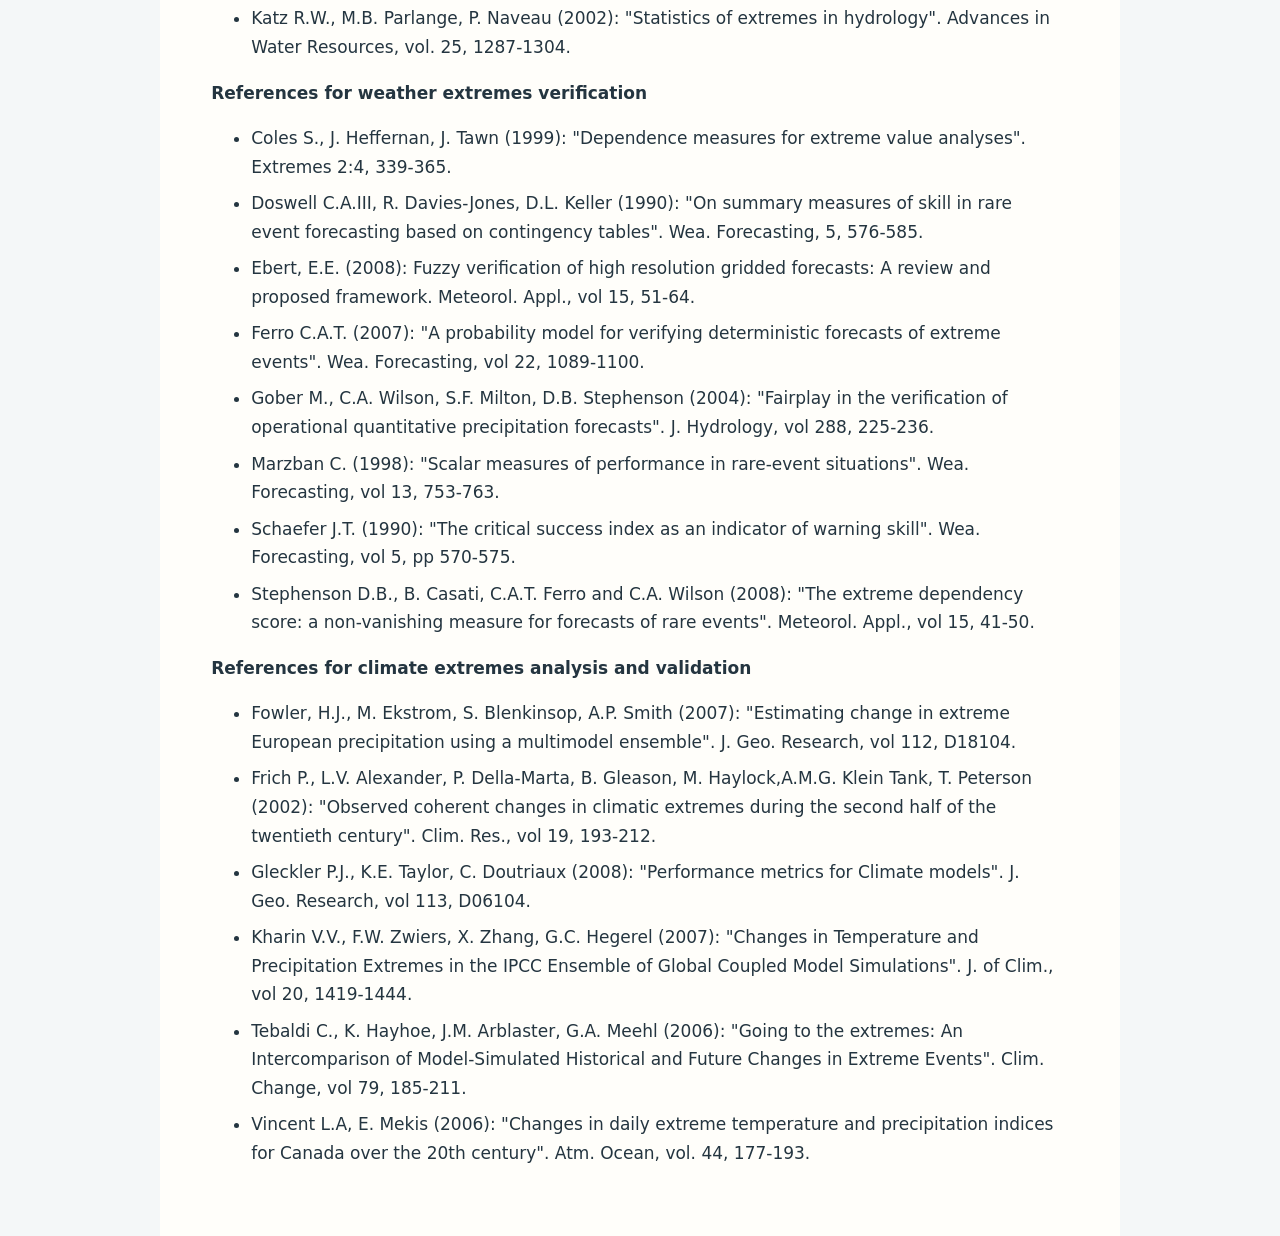
<file: site/Casati/statxtr.htm>
<!DOCTYPE HTML PUBLIC "-//W3C//DTD HTML 4.01//EN">
<!-- Statistical challenges and Approaches for the analysis and verification/validation of weather and climate extremes -->

<HTML>
	
<HEAD>
	<META NAME="viewport" CONTENT="width=device-width, initial-scale=1">
	<LINK REL="stylesheet" HREF="../../reference.css">
	<TITLE>Statistical challenges and Approaches for the analysis and verification/validation of weather and climate extremes</TITLE>
</HEAD>

<BODY  BGCOLOR="white"  >

<header class="reference-header">
<a class="reference-breadcrumb" href="../../index.html#FAQs">Forecast Verification FAQ</a>
<h1>Statistical challenges and approaches for the analysis and verification/validation of weather and climate extremes</h1>
<p class="reference-byline">Dr. B. Casati, Environment and Climate Change Canada, Montreal, Canada<br>
<a href="mailto:b.casati@gmail.com">b.casati@gmail.com</a></p>
</header>

<P> Extreme events can be defined in different ways, depending on the users and purposes of the study. 
Extremes can be maxima or minima, they can be regarded as rare events, they can be defined by their magnitude 
or based on their socio-economical impacts. A definition often used in statistics (and which embraces some 
of the previous ones) is: <B><I> extreme events are events in the tail of the distribution. </I></B> Before
addressing the analysis and verification/validation of extremes, it is essential to clearly define the 
extremes themselves. </P> 

<P> Several recent studies in weather and climate and related sciences have focused on extremes. 
From the user's perspective, extremes have high social and economical impacts. Climate studies project 
an increase in extreme frequency and magnitude. The progressively higher temporal and spatial 
resolution of NWP model enables to better resolve (some) extreme events. Analysis and verification/validation 
of extreme events plays a key role since (1) it enhances understanding of the capability of our models in 
predicting extremes, and (2) it helps decision makers in developing adaptation strategies to mitigate impact 
and losses. </P>

<P> Statistical analysis of extreme events is challenging for several reasons. Extremes are often characterized 
by large values (and outliers): robust and resistant statistics are necessary for their treatment. Extreme 
events are often rare events: these are characterized by a small sample, and therefore large uncertainties. 
Observations for extremes events might also be poor or sub-sampled because of technical difficulties related 
to the extreme weather itself (e.g., extreme cold temperatures in the Arctic are generally recoded in winter, 
when fewer observations are available).
Pooling in space and time alleviate the effects of the small sample size, however inhomogeneity and 
non-stationarity ought to be kept in account. Alternatively, statistical analysis of moderate extremes can 
be used to infer the behaviour of more extreme events. Small samples in a categorical approach can result 
also in unstable statistics, over-sensitivity to the bias and/or non-informative asymptotic limits. </P>

<P> <B><I> Extreme Value Theory (EVT) </I></B> is the branch of statistics which studies the properties of 
extreme values, and enables them to be fit with theoretical distributions (or <I>probability models</I>).
Such theoretical distributions enable one to describe the behaviour of extremes through the estimation of 
few key parameters. The use of theoretical distributions and their parameters leads to three major 
advantages: 1. Properties of the population and/or very large extremes can be inferred from the EVT 
theoretical distributions (even if these are not observed in the actual sample). 2. Trends in the extremes 
(e.g., due to climate change) and/or dependence of extreme events to specific covariates (e.g., annual and 
diurnal cycles, North Atlantic Oscillation) can be accounted for by using a non-stationary model for the 
EVT distribution parameters. 3. EVT distributions are suitable and optimally handle right-skewed distributions 
characterized by large values and outliers (such as extreme distributions). EVT distribution parameters can 
therefore provide robust and resistant measures of extremes typical values and variability, as an example. 
The use of the EVT distributions and their parameters plays often a key role in extracting the signal from 
empirical (and often noisy) extreme data.</P>

<P> The capabilities of EVT have been only recently explored by the climate and weather research community. 
The use of EVT is radically different within the two communities, due to the different spatial and temporal 
matching requirements and different time scales. Climate does not require an exact time matching, therefore 
climate studies focus on the analysis and comparison of marginal distributions obtained over 30 or more years 
(e.g., future versus present climate). In weather forecasts, on the other hand, the events require a more exact 
matching in space and time, therefore verification approaches focus on the behaviour of the forecast and 
observation joint distribution. Therefore, analysis and validation of climate extremes use EVT for univariate 
distributions, whereas extreme weather verification uses EVT for bivariate distributions. Climate and weather 
community approaches are complementary -- both communities could gain from method exchanges and collaborations. </P>

<TABLE cellspacing=50 cols=2>
<TR> 

<TD valign=top >
<FONT size=+1><B><U> Extreme weather verification </U></B></FONT> <BR>
<P>Early verification studies have analyzed the behaviour of traditional binary categorical verification 
scores for extreme and rare events (Schaefer, 1990; Doswell <i>et al.</i>, 1990; Marzban, 1998; Goeber, 2004). 
Most of these studies have shown that the verification scores in extreme and rare event situations are overly 
sensitive to the bias and encourage either under- or over-forecasting. Few studies have investigated the 
mathematical limits of the scores as the events become rarer: Schaefer (1990) showed that the ETS converges 
to the TS as the base rate tends to zero; Doswell <i>et al.</i> (1990) showed that the PSS converges to the hit rate 
as the number of correct rejections becomes larger relative to the other entries in the contingency table. 
Goeber (2004) and Stephenson <i>et al.</i> (2008) show that most of the categorical scores converge to trivial limits 
(either zero or infinity) as the events get more and more extreme and rare. </P>

<P>Ferro (2007) and Stephenson et al (2008) propose a verification approach based on EVT for bivariate distributions. 
Both studies are inspired by the study by Coles <i>et al.</i> (1999) on dependence measures for extreme values. 
Ferro (2007) proposes a <A HREF="http://www.bom.gov.au/bmrc/wefor/staff/eee/verif/Ferro/Verif_rare_events.html">
probability model</A> to represent the asymptotic behaviour of forecast and observation joint distribution as 
the events get more and more rare. Stephenson <i>et al.</i> (2008) propose a non-vanishing measure for extreme event 
verification, the Extreme Dependency Score (EDS). Both the probability model parameters and the EDS depend on 
the rate of convergence to zero of the hit rate as the events get rarer. Note that the EDS is one of the two 
parameters considered in Ferro (2007).</P>

<P> Neighbourhood (fuzzy) verification approaches (e.g., Ebert, 2008) have been recently used for extreme weather 
verification to alleviate the requirement of exact spatial and temporal matching between observed and forecast events 
(quite a strict requirement, given the low predictability of extreme and rare events). </P>

<P> There is not consensus between Weather Services on which technique is optimal to verify extremes. Extreme 
events themselves are often defined by exceedance of fixed thresholds, which depend on the local climatology or 
some specific application. A suite of standard statistics could help monitoring and intercomparisons.</P>

</TD>

<TD valign=top>
<FONT size=+1><B><U> Climate extremes analysis and validation </U></B></FONT> <BR>
<P> Two approaches for the analysis of extremes are adopted in climate studies:
<OL> 

<LI> <B> Evaluation and analysis of indices associated with extreme phenomena</B>. <BR>
<BR>
<TABLE border="2"><TR>
<TD valign=top align=left>
<FONT size=2>
<B>Temperature Indices</B><BR>
frost days = n of days with Tmin < 0 <BR>
cold days = n of days with Tmax < 10%ile <BR>
cold nights = n of days with Tmin < 10%ile <BR>
summer days = n of days with Tmax > 25C <BR>
warm days = n days with Tmax > 90%ile <BR>
warm nights = n days with Tmin > 90%ile <BR>
Diurnal T range = average Tmax - Tmin <BR>
Standard deviation of Tmean<BR>
</FONT>
</TD><TD valign=top align=right>
<FONT size=2>
<B>Precipitation Indices</B> <BR>
total annual snowfall accumulation <BR>
total snow to total precip ratio <BR>
days with precipitation <BR>
days with rain <BR>
average precip intensity for precip days <BR>
average rainfall intensity for rain days <BR>
max number of consecutive dry days <BR>
highest 5-days precip accumulation amount <BR>
Very wet days = n of days with P > 95%ile <BR>
Heavy precipitation days (P > 10 mm) <BR>
</FONT>
</TD>
</TR></TABLE>
<BR>
A suite of standard indices related to extremes in daily temperature and precipitation has been identified 
(Frich <i>et al.</i>, 2002) and later amplified (<A HREF="http://cccma.seos.uvic.ca/ETCCDI/docs/ETCCDMIndicesComparison1.pdf">
Index List</A>) by the joint CCl/CLIVAR/JCOMM Expert Team on Climate Change Detection and Indices (ETCCDI), 
in an international effort coordinated by WMO/WCRP (<A HREF="http://cccma.seos.uvic.ca/ETCCDI">http://cccma.seos.uvic.ca/ETCCDI</A>). 
These indices are used both to monitor extremes in the present climate (e.g., Vincent and Mekis, 2006), and to 
analyze the evolution of extremes with Climate Change (e.g. Tebaldi <i>et al.</i>, 2006). Statistical significance of the 
indices trend is usually assessed along with their distributions and geographical location.</LI>
<BR>
<LI> <B> Evaluation and analysis of return values obtained from extreme value distributions</B>.<BR>
EVT describe two types of theoretical distributions fitting extreme values: the Block Maxima (e.g. maximum annual temperature) are described by the Generalized Extreme Value (GEV) distribution, whereas the magnitude of Peaks over Threshold (PoT) are fitted with the Generalized Pareto (GP) distribution. Most climate studies use GEV distributions to define extreme event return values (extreme value exceeded once every T years), and then analyze the changes in the return values with Climate Change (e.g., Kharin <i>et al.</i>, 2007; Fowler <i>et al.</i>, 2007). Stationary fits by using L-moments are usually used on two (present and future) time windows, however recent studies are considering maximum likelihood estimation (MLE) to determine covariates and time evolution of the extreme distributions with Climate Change. The PoT approach has also been recently embraced, since it enables the use of a larger data sample than the Block Maxima approach.</LI>
</OL> 
Due to the great scale mis-match between climate model grids and station observations, validation of climate models is usually performed versus re-analyses (Gleckler <i>et al.</i>, 2008). The representativeness error is quite dramatic when considering precipitation extremes. Upscaling techniques (to interpolate observed extremes to the model grid) or areal correction factors (to infer extreme local values from the grid-box areal-average estimates) are sometimes applied. Direct comparison of climate models versus observed extremes is usually used to define downscaling relations.  
</P>
</TD>

</TR>
</TABLE>

<B> Some key references for EVT </B> <BR>
<UL>
<LI> Coles S. (2001): "An Introduction to Statistical Modeling of Extreme Values", Springer.
<LI> Naveau P. M. Nogaj, C. Ammann, P. Tiou, D. Cooley, V. Jomelli (2005): "Statistical methods for the analysis of climate extremes". 
Comptes Rendu Geoscience, vol 337, 1013-1022.
<LI> Katz R.W., M.B. Parlange, P. Naveau (2002): "Statistics of extremes in hydrology". Advances in Water Resources, vol. 25, 1287-1304.

</UL>

<B> References for weather extremes verification </B> <BR>
<UL>
<LI> Coles S., J. Heffernan, J. Tawn (1999): "Dependence measures for extreme value analyses". Extremes 2:4, 339-365.
<LI> Doswell C.A.III, R. Davies-Jones, D.L. Keller (1990): "On summary measures of skill in rare event forecasting 
based on contingency tables". Wea. Forecasting, 5, 576-585.
<LI> Ebert, E.E. (2008): Fuzzy verification of high resolution gridded forecasts: A review and proposed framework. Meteorol. Appl., vol 15, 51-64.
<LI> Ferro C.A.T. (2007): "A probability model for verifying deterministic forecasts of extreme events". Wea. Forecasting, vol 22, 1089-1100.
<LI> Gober M., C.A. Wilson, S.F. Milton, D.B. Stephenson (2004): "Fairplay in the verification of operational 
quantitative precipitation forecasts". J. Hydrology, vol 288, 225-236. 
<LI> Marzban C. (1998): "Scalar measures of performance in rare-event situations". Wea. Forecasting, vol 13, 753-763.
<LI> Schaefer J.T. (1990): "The critical success index as an indicator of warning skill". Wea. Forecasting, vol 5, pp 570-575. 
<LI> Stephenson D.B., B. Casati, C.A.T. Ferro and C.A. Wilson (2008): "The extreme dependency score: 
a non-vanishing measure for forecasts of rare events". Meteorol. Appl., vol 15, 41-50.
</UL>

<B> References for climate extremes analysis and validation </B> <BR>
<UL>
<LI> Fowler, H.J., M. Ekstrom, S. Blenkinsop, A.P. Smith (2007): "Estimating change in extreme European precipitation 
using a multimodel ensemble". J. Geo. Research, vol 112, D18104.
<LI> Frich P., L.V. Alexander, P. Della-Marta, B. Gleason, M. Haylock,A.M.G. Klein Tank, T. Peterson (2002): "Observed 
coherent changes in climatic extremes during the second half of the twentieth century". Clim. Res., vol 19, 193-212.
<LI> Gleckler P.J., K.E. Taylor, C. Doutriaux (2008): "Performance metrics for Climate models". J. Geo. Research, vol 113, D06104.
<LI> Kharin V.V., F.W. Zwiers, X. Zhang, G.C. Hegerel (2007): "Changes in Temperature and Precipitation Extremes in 
the IPCC Ensemble of Global Coupled Model Simulations". J. of Clim., vol 20, 1419-1444.
<LI> Tebaldi C., K. Hayhoe, J.M. Arblaster, G.A. Meehl (2006): "Going to the extremes: An Intercomparison of 
Model-Simulated Historical and Future Changes in Extreme Events". Clim. Change, vol 79, 185-211.
<LI> Vincent L.A, E. Mekis (2006): "Changes in daily extreme temperature and precipitation indices for Canada 
over the 20th century". Atm. Ocean, vol. 44, 177-193.
</UL>

</BODY>

</HTML>
</file>
<file: default.css>
:root {
  --color-navy-950: #0b2438;
  --color-navy-900: #11334d;
  --color-blue-700: #176b8f;
  --color-blue-600: #197ea3;
  --color-teal-700: #087b78;
  --color-text: #243540;
  --color-text-muted: #5c6d76;
  --color-link: #096b91;
  --color-link-hover: #075574;
  --color-page: #f4f7f8;
  --color-surface: #fffefa;
  --color-sidebar: #eaf1f4;
  --color-border: #cad7dc;
  --color-border-subtle: #dde6e9;
  --color-table-head: #e7f1f4;
  --color-example: #116b55;
  --radius-sm: 6px;
  --radius-md: 8px;
  --shadow-focus: 0 0 0 3px rgba(25, 126, 163, 0.3);
  --sidebar-width: 284px;
  --content-width: 960px;
  --space-1: 0.25rem;
  --space-2: 0.5rem;
  --space-3: 0.75rem;
  --space-4: 1rem;
  --space-5: 1.5rem;
  --space-6: 2rem;
  --space-7: 3rem;
  --space-8: 4.5rem;
}

*,
*::before,
*::after {
  box-sizing: border-box;
}

html {
  scroll-behavior: smooth;
  scroll-padding-top: var(--space-5);
}

body {
  min-width: 0;
  margin: 0;
  overflow-x: hidden;
  background: var(--color-page);
  color: var(--color-text);
  font-family: Inter, ui-sans-serif, system-ui, -apple-system, BlinkMacSystemFont, "Segoe UI", sans-serif;
  font-size: clamp(1rem, 0.97rem + 0.12vw, 1.0625rem);
  line-height: 1.68;
  text-rendering: optimizeLegibility;
}

::selection {
  background: #c5e7ee;
  color: var(--color-navy-950);
}

a {
  color: var(--color-link);
  text-decoration-thickness: 0.075em;
  text-underline-offset: 0.16em;
}

a:hover {
  color: var(--color-link-hover);
  text-decoration-thickness: 0.12em;
}

/* Legacy named anchors are sometimes used as wrappers around ordinary text.
   They are targets, not links, so they should not inherit link colouring. */
a:not([href]) {
  color: inherit;
  text-decoration: none;
}

a:focus-visible,
button:focus-visible,
[tabindex]:focus-visible {
  border-radius: 3px;
  outline: 2px solid var(--color-blue-600);
  outline-offset: 3px;
  box-shadow: var(--shadow-focus);
}

h1,
h2,
h3,
h4 {
  color: var(--color-navy-950);
  font-weight: 690;
  line-height: 1.22;
  text-wrap: balance;
}

h1 {
  max-width: 18ch;
  margin: var(--space-7) 0 0;
  font-size: clamp(2.2rem, 1.7rem + 2.2vw, 4rem);
  letter-spacing: -0.035em;
}

h2 {
  margin: var(--space-8) 0 var(--space-5);
  padding: 0 0 var(--space-3);
  border-bottom: 1px solid var(--color-border);
  font-size: clamp(1.55rem, 1.42rem + 0.55vw, 1.95rem);
  letter-spacing: -0.018em;
}

h3 {
  margin: var(--space-7) 0 var(--space-3);
  font-size: clamp(1.2rem, 1.14rem + 0.25vw, 1.4rem);
}

h4 {
  margin: var(--space-6) 0 var(--space-2);
  font-size: 1.08rem;
}

h1[id],
h2[id],
h3[id],
h4[id],
a[id] {
  scroll-margin-top: var(--space-6);
}

p {
  max-width: 78ch;
  margin: 0 0 var(--space-4);
}

p.center {
  text-align: center;
}

p.green {
  max-width: 78ch;
  margin: var(--space-5) 0 var(--space-6);
  padding: 0.9rem var(--space-4);
  border-left: 4px solid #49a99f;
  border-radius: 0 var(--radius-sm) var(--radius-sm) 0;
  background: #e6f5f2;
  color: #145e54;
  font-weight: 600;
}

p.green::before {
  display: block;
  margin-bottom: var(--space-1);
  color: var(--color-teal-700);
  content: "Example result";
  font-size: 0.72rem;
  font-weight: 760;
  letter-spacing: 0.075em;
  text-transform: uppercase;
}

.entry-divider {
  width: min(100%, 78ch);
  height: 1px;
  margin: var(--space-7) 0 var(--space-4);
  border-top: 1px solid var(--color-border);
}

.entry-heading {
  max-width: 78ch;
  margin-top: 0;
  margin-bottom: var(--space-3);
  line-height: 1.45;
}

.entry-heading .score-title,
.entry-heading.score-title {
  color: var(--color-navy-900);
  font-size: 1.08rem;
}

b.entry-heading,
strong.entry-heading {
  display: block;
}

ul,
ol {
  max-width: 78ch;
  padding-left: 1.6em;
}

li + li {
  margin-top: var(--space-2);
}

ul.spaced li,
ul.dot-points li,
.spaced-list li {
  margin-bottom: var(--space-3);
}

ul.dot-points li {
  list-style-type: disc;
}

hr {
  margin: var(--space-7) 0;
  border: 0;
  border-top: 1px solid var(--color-border);
}

img {
  max-width: 100%;
  height: auto;
}

img.right {
  float: right;
  margin: var(--space-2) 0 var(--space-5) var(--space-6);
}

img.left {
  float: left;
  margin: var(--space-2) var(--space-6) var(--space-5) 0;
}

img.block {
  display: block;
  margin: var(--space-5) auto;
}

.content-figure {
  display: block;
  width: fit-content;
  max-width: 100%;
  padding: var(--space-2);
  border: 1px solid var(--color-border-subtle);
  border-radius: var(--radius-md);
  background: #f8faf9;
}

.content-figure:not(.content-figure--right):not(.content-figure--left) {
  margin: var(--space-5) auto;
}

.content-figure--right {
  float: right;
  margin: var(--space-2) 0 var(--space-5) var(--space-6);
}

.content-figure--left {
  float: left;
  margin: var(--space-2) var(--space-6) var(--space-5) 0;
}

.content-figure img {
  display: block;
  margin: 0 auto;
}

.figure-pair {
  display: flex;
  flex-wrap: wrap;
  gap: var(--space-5);
  align-items: flex-start;
  margin: var(--space-5) 0 var(--space-6);
}

.figure-pair .content-figure {
  float: none;
  margin: 0;
}

.figure-pair .content-figure:not(.content-figure--right):not(.content-figure--left) {
  margin: 0;
}

.table-scroll {
  width: 100%;
  margin: var(--space-5) 0 var(--space-6);
  overflow-x: auto;
  border: 1px solid var(--color-border);
  border-radius: var(--radius-md);
  background: var(--color-surface);
  -webkit-overflow-scrolling: touch;
}

table {
  width: max-content;
  min-width: min(100%, 42rem);
  margin: 0;
  border: 0;
  border-collapse: collapse;
  font-size: 0.94rem;
  line-height: 1.48;
}

th,
td {
  padding: 0.72rem 0.9rem;
  border: 0;
  border-bottom: 1px solid var(--color-border-subtle);
  text-align: center;
  vertical-align: top;
}

th {
  background: var(--color-table-head);
  color: var(--color-navy-900);
  font-weight: 700;
}

tr:last-child > td,
tr:last-child > th {
  border-bottom: 0;
}

tbody tr:nth-child(even):not(.green-cell):not(.lightgreen-cell) > td:not(.green-cell):not(.lightgreen-cell) {
  background: #f8faf9;
}

table.left-aligned-table td,
table.left-aligned-table th {
  text-align: left;
}

/* The forecast-types table is a three-column reference table rather than a
   dense data matrix, so keep it fluid at every viewport width. */
table.left-aligned-table {
  width: 100%;
  min-width: 0;
  table-layout: fixed;
}

table.left-aligned-table th:nth-child(1),
table.left-aligned-table td:nth-child(1) {
  width: 22%;
}

table.left-aligned-table th:nth-child(2),
table.left-aligned-table td:nth-child(2) {
  width: 28%;
}

table.left-aligned-table th:nth-child(3),
table.left-aligned-table td:nth-child(3) {
  width: 50%;
}

table.left-aligned-table th,
table.left-aligned-table td {
  overflow-wrap: anywhere;
}

.green-cell {
  background-color: #33ff33;
}

.lightgreen-cell {
  background-color: #99ff99;
}

.equation {
  max-width: 100%;
  overflow-x: auto;
  padding: var(--space-2) 0;
  -webkit-overflow-scrolling: touch;
}

@media (min-width: 901px) {
  html.equations-fit-ready .equation {
    overflow-x: hidden;
  }
}

div.flexbox {
  display: flex;
  gap: var(--space-5);
  align-items: center;
}

.no-border {
  border: none !important;
}

.no-margin {
  margin: 0 !important;
}

.centered {
  text-align: center;
}

.indented {
  margin-left: 2em;
}

.skip-link {
  position: fixed;
  z-index: 1000;
  top: var(--space-3);
  left: var(--space-3);
  translate: 0 -180%;
  padding: var(--space-2) var(--space-4);
  border-radius: var(--radius-sm);
  background: var(--color-navy-950);
  color: white;
  font-weight: 700;
}

.skip-link:focus {
  translate: 0;
}

#main-content {
  width: min(calc(100% - var(--sidebar-width)), var(--content-width));
  min-width: 0;
  margin-left: var(--sidebar-width);
  padding: var(--space-7) clamp(var(--space-5), 4vw, var(--space-8)) var(--space-8);
  background: var(--color-surface);
  box-shadow: 1px 0 0 var(--color-border-subtle), -1px 0 0 var(--color-border-subtle);
  overflow-wrap: break-word;
}

#main-content > section {
  display: flow-root;
}

.site-header {
  margin: calc(-1 * var(--space-7)) clamp(calc(-1 * var(--space-8)), -4vw, calc(-1 * var(--space-5))) 0;
  padding: var(--space-6) clamp(var(--space-5), 4vw, var(--space-8)) var(--space-7);
  border-top: 5px solid var(--color-teal-700);
  border-bottom: 1px solid var(--color-border);
  background: #eef5f6;
}

.logo-group {
  display: flex;
  flex-wrap: wrap;
  gap: var(--space-5) var(--space-6);
  align-items: center;
}

.logo-group a {
  display: inline-flex;
  align-items: center;
  min-height: 3rem;
}

.logo-group img {
  width: auto;
  max-width: min(15rem, 35vw);
  max-height: 4.75rem;
  object-fit: contain;
}

#sidebar {
  position: fixed;
  z-index: 20;
  inset: 0 auto 0 0;
  width: var(--sidebar-width);
  overflow-y: auto;
  overscroll-behavior: contain;
  padding: var(--space-6) var(--space-4) var(--space-7);
  border-right: 1px solid var(--color-border);
  background: var(--color-sidebar);
  scrollbar-color: #9ab1ba transparent;
}

#sidebar h2 {
  margin: 0 0 var(--space-4);
  padding: 0 var(--space-2) var(--space-3);
  border-bottom: 1px solid var(--color-border);
  font-size: 0.78rem;
  letter-spacing: 0.11em;
  text-transform: uppercase;
}

#sidebar ul {
  max-width: none;
  margin: 0;
  padding: 0;
  list-style: none;
  font-size: 0.89rem;
  line-height: 1.34;
}

#sidebar li,
#sidebar li + li {
  margin: 0;
}

#sidebar ul ul {
  margin: var(--space-1) 0 var(--space-2) var(--space-3);
  padding-left: var(--space-3);
  border-left: 1px solid #b9cbd1;
  font-size: 0.84rem;
}

#sidebar a {
  display: block;
  margin: 1px 0;
  padding: 0.48rem 0.62rem;
  border-radius: var(--radius-sm);
  color: #344e5c;
  text-decoration: none;
}

#sidebar > nav > ul > li > a {
  color: var(--color-navy-900);
  font-weight: 650;
}

#sidebar a:hover {
  background: rgba(255, 255, 255, 0.72);
  color: var(--color-link-hover);
}

#sidebar a[aria-current="location"] {
  background: white;
  color: var(--color-teal-700);
  box-shadow: inset 3px 0 0 var(--color-teal-700);
  font-weight: 700;
}

.mobile-nav-bar,
.nav-scrim {
  display: none;
}

.back-to-top {
  position: fixed;
  z-index: 12;
  display: none;
  right: var(--space-5);
  bottom: var(--space-5);
  translate: 0 calc(100% + var(--space-7));
  padding: 0.62rem 0.85rem;
  border: 1px solid var(--color-border);
  border-radius: var(--radius-sm);
  background: rgba(255, 254, 250, 0.96);
  color: var(--color-navy-900);
  box-shadow: 0 2px 8px rgba(11, 36, 56, 0.12);
  font-size: 0.85rem;
  font-weight: 700;
  text-decoration: none;
  opacity: 0;
  transition: translate 160ms ease, opacity 160ms ease;
}

.js .back-to-top {
  display: block;
}

.back-to-top.is-visible {
  translate: 0;
  opacity: 1;
}

footer {
  color: var(--color-text-muted);
  font-size: 0.92rem;
}

@media (min-width: 1245px) {
  #main-content {
    margin-left: max(var(--sidebar-width), calc((100vw - var(--sidebar-width) - var(--content-width)) / 2 + var(--sidebar-width)));
  }
}

@media (max-width: 900px) {
  html {
    scroll-padding-top: 5rem;
  }

  body.nav-open {
    overflow: hidden;
  }

  .mobile-nav-bar {
    position: sticky;
    z-index: 45;
    top: 0;
    display: flex;
    min-height: 3.75rem;
    align-items: center;
    justify-content: space-between;
    gap: var(--space-3);
    padding: var(--space-2) var(--space-4);
    border-bottom: 1px solid var(--color-border);
    background: rgba(244, 247, 248, 0.97);
    backdrop-filter: blur(8px);
  }

  .mobile-site-name {
    overflow: hidden;
    color: var(--color-navy-900);
    font-size: 0.88rem;
    font-weight: 720;
    text-overflow: ellipsis;
    white-space: nowrap;
  }

  .contents-toggle {
    display: inline-flex;
    min-height: 2.75rem;
    flex: none;
    align-items: center;
    gap: var(--space-2);
    padding: var(--space-2) var(--space-3);
    border: 1px solid var(--color-border);
    border-radius: var(--radius-sm);
    background: white;
    color: var(--color-navy-900);
    font: inherit;
    font-size: 0.9rem;
    font-weight: 700;
    cursor: pointer;
  }

  .contents-toggle-icon,
  .contents-toggle-icon::before,
  .contents-toggle-icon::after {
    display: block;
    width: 1rem;
    height: 2px;
    background: currentColor;
    content: "";
  }

  .contents-toggle-icon {
    position: relative;
  }

  .contents-toggle-icon::before {
    position: absolute;
    top: -5px;
  }

  .contents-toggle-icon::after {
    position: absolute;
    top: 5px;
  }

  #sidebar {
    z-index: 40;
    inset: 3.75rem auto 0 0;
    width: min(22rem, calc(100vw - 3rem));
    padding-top: var(--space-5);
    box-shadow: 8px 0 24px rgba(11, 36, 56, 0.2);
    translate: -105% 0;
    visibility: hidden;
    transition: translate 180ms ease, visibility 180ms;
  }

  body.nav-open #sidebar {
    translate: 0;
    visibility: visible;
  }

  .nav-scrim {
    position: fixed;
    z-index: 35;
    inset: 0;
    width: 100%;
    border: 0;
    background: rgba(11, 36, 56, 0.4);
    cursor: pointer;
  }

  body.nav-open .nav-scrim {
    display: block;
  }

  #main-content {
    width: 100%;
    margin-left: 0;
    padding-top: var(--space-6);
    box-shadow: none;
  }

  .site-header {
    margin-top: calc(-1 * var(--space-6));
  }

  h1[id],
  h2[id],
  h3[id],
  h4[id],
  a[id] {
    scroll-margin-top: 5rem;
  }
}

@media (max-width: 600px) {
  #main-content {
    padding-right: var(--space-4);
    padding-left: var(--space-4);
  }

  .site-header {
    margin-right: calc(-1 * var(--space-4));
    margin-left: calc(-1 * var(--space-4));
    padding-right: var(--space-4);
    padding-left: var(--space-4);
  }

  .logo-group {
    gap: var(--space-3) var(--space-5);
  }

  .logo-group img {
    max-width: min(10rem, 38vw);
    max-height: 3.8rem;
  }

  h1 {
    font-size: clamp(2rem, 10vw, 2.7rem);
  }

  h2 {
    margin-top: var(--space-7);
  }

  img.right,
  img.left,
  .content-figure--right,
  .content-figure--left {
    float: none;
    margin: var(--space-5) auto;
  }

  div.flexbox,
  div[style*="display: flex"] {
    display: block !important;
  }

  .figure-pair {
    display: block;
  }

  .figure-pair .content-figure {
    margin: var(--space-5) auto;
  }

  .figure-pair .content-figure:not(.content-figure--right):not(.content-figure--left) {
    margin: var(--space-5) auto;
  }

  .indented {
    margin-left: var(--space-4);
  }

  .back-to-top {
    right: var(--space-4);
    bottom: var(--space-4);
  }
}

@media (prefers-reduced-motion: reduce) {
  html {
    scroll-behavior: auto;
  }

  *,
  *::before,
  *::after {
    scroll-behavior: auto !important;
    transition-duration: 0.01ms !important;
    animation-duration: 0.01ms !important;
    animation-iteration-count: 1 !important;
  }
}

@media print {
  body {
    background: white;
    color: black;
    font-size: 11pt;
  }

  #sidebar,
  .mobile-nav-bar,
  .nav-scrim,
  .back-to-top,
  .skip-link {
    display: none !important;
  }

  #main-content {
    width: auto;
    max-width: none;
    margin: 0;
    padding: 0;
    box-shadow: none;
  }

  .site-header {
    margin: 0;
    padding: 0 0 1rem;
    background: white;
  }

  .table-scroll,
  .equation {
    overflow: visible;
  }
}
</file>
<file: reference.css>
/* Shared presentation for the legacy reference pages linked from the FAQ. */

:root {
  --reference-page: #f4f7f8;
  --reference-surface: #fffefa;
  --reference-text: #243540;
  --reference-navy: #0b2438;
  --reference-link: #096b91;
  --reference-border: #cad7dc;
  --reference-border-subtle: #dde6e9;
  --reference-table-head: #e7f1f4;
}

*,
*::before,
*::after {
  box-sizing: border-box;
}

html {
  min-width: 0;
  background: var(--reference-page);
  scroll-behavior: smooth;
}

/* This stylesheet is loaded only by standalone reference pages, so a plain
   body selector lets it support their varied legacy body markup. */
body {
  width: min(100%, 960px);
  min-width: 0;
  min-height: 100vh;
  margin: 0 auto;
  padding: clamp(1.5rem, 4vw, 4.5rem) clamp(1.25rem, 4vw, 4.5rem);
  border-top: 5px solid #087b78;
  background: var(--reference-surface);
  color: var(--reference-text);
  font-family: Inter, ui-sans-serif, system-ui, -apple-system, BlinkMacSystemFont, "Segoe UI", sans-serif;
  font-size: clamp(1rem, 0.97rem + 0.12vw, 1.0625rem);
  line-height: 1.68;
  overflow-wrap: break-word;
  text-rendering: optimizeLegibility;
}

body font {
  font-family: inherit;
}

.reference-header {
  max-width: 78ch;
  margin: 0 auto clamp(2rem, 4vw, 3.5rem);
  padding-bottom: clamp(1.5rem, 3vw, 2.25rem);
  border-bottom: 1px solid var(--reference-border);
  text-align: center;
}

.reference-breadcrumb {
  display: inline-flex;
  align-items: center;
  gap: 0.45rem;
  margin-bottom: 1.25rem;
  color: #087b78;
  font-size: 0.8rem;
  font-weight: 720;
  letter-spacing: 0.055em;
  text-decoration: none;
  text-transform: uppercase;
}

.reference-breadcrumb::before {
  content: "\2190";
  font-size: 1rem;
  line-height: 1;
}

.reference-breadcrumb:hover {
  text-decoration: underline;
}

.reference-header h1 {
  margin-bottom: 1rem;
}

.reference-byline {
  max-width: 60ch;
  margin: 0 auto;
  color: #5c6d76;
  font-size: 0.94rem;
  line-height: 1.5;
}

body h1,
body h2,
body h3,
body h4 {
  color: var(--reference-navy);
  font-family: inherit;
  line-height: 1.22;
}

body h1 {
  max-width: 24ch;
  margin: 0 auto 1.5rem;
  font-size: clamp(1.9rem, 1.5rem + 1.8vw, 3.2rem);
  letter-spacing: -0.03em;
  text-align: center;
}

body h2 {
  margin: 3.5rem 0 1.25rem;
  padding-bottom: 0.75rem;
  border-bottom: 1px solid var(--reference-border);
  font-size: clamp(1.45rem, 1.3rem + 0.5vw, 1.9rem);
}

body h3 {
  margin: 2.5rem 0 0.75rem;
  font-size: clamp(1.2rem, 1.1rem + 0.3vw, 1.45rem);
}

body h4 {
  margin: 2rem 0 0.5rem;
  font-size: 1.08rem;
}

body p,
body ul,
body ol {
  max-width: 78ch;
}

body p {
  margin: 0 0 1rem;
}

body p[align="justify"] {
  text-align: left;
}

body li + li {
  margin-top: 0.5rem;
}

body center {
  max-width: 78ch;
  margin-right: auto;
  margin-left: auto;
  text-align: center;
}

body a {
  color: var(--reference-link);
  text-decoration-thickness: 0.075em;
  text-underline-offset: 0.16em;
}

body a:hover {
  color: #075574;
  text-decoration-thickness: 0.12em;
}

body a:focus-visible {
  outline: 2px solid #197ea3;
  outline-offset: 3px;
  box-shadow: 0 0 0 3px rgba(25, 126, 163, 0.3);
}

body img {
  max-width: 100%;
  height: auto;
}

body table {
  width: 100%;
  max-width: 100%;
  margin: 1.5rem 0 2rem;
  border-collapse: collapse;
  font-size: 0.94rem;
  line-height: 1.48;
}

body th,
body td {
  padding: 0.7rem 0.85rem;
  border: 1px solid var(--reference-border-subtle);
  vertical-align: top;
}

body th {
  background: var(--reference-table-head);
  color: var(--reference-navy);
  font-weight: 700;
}

body hr {
  margin: 3rem 0;
  border: 0;
  border-top: 1px solid var(--reference-border);
}

body .equation {
  max-width: 100%;
  overflow-x: auto;
}

@media (max-width: 600px) {
  body {
    padding: 1.25rem 1rem 3rem;
  }

  body h2 {
    margin-top: 2.5rem;
  }

  body table {
    display: block;
    overflow-x: auto;
  }
}

@media (prefers-reduced-motion: reduce) {
  html {
    scroll-behavior: auto;
  }
}

@media print {
  html {
    background: white;
  }

  body {
    width: auto;
    min-height: 0;
    padding: 0;
    border: 0;
    background: white;
  }
}
</file>
